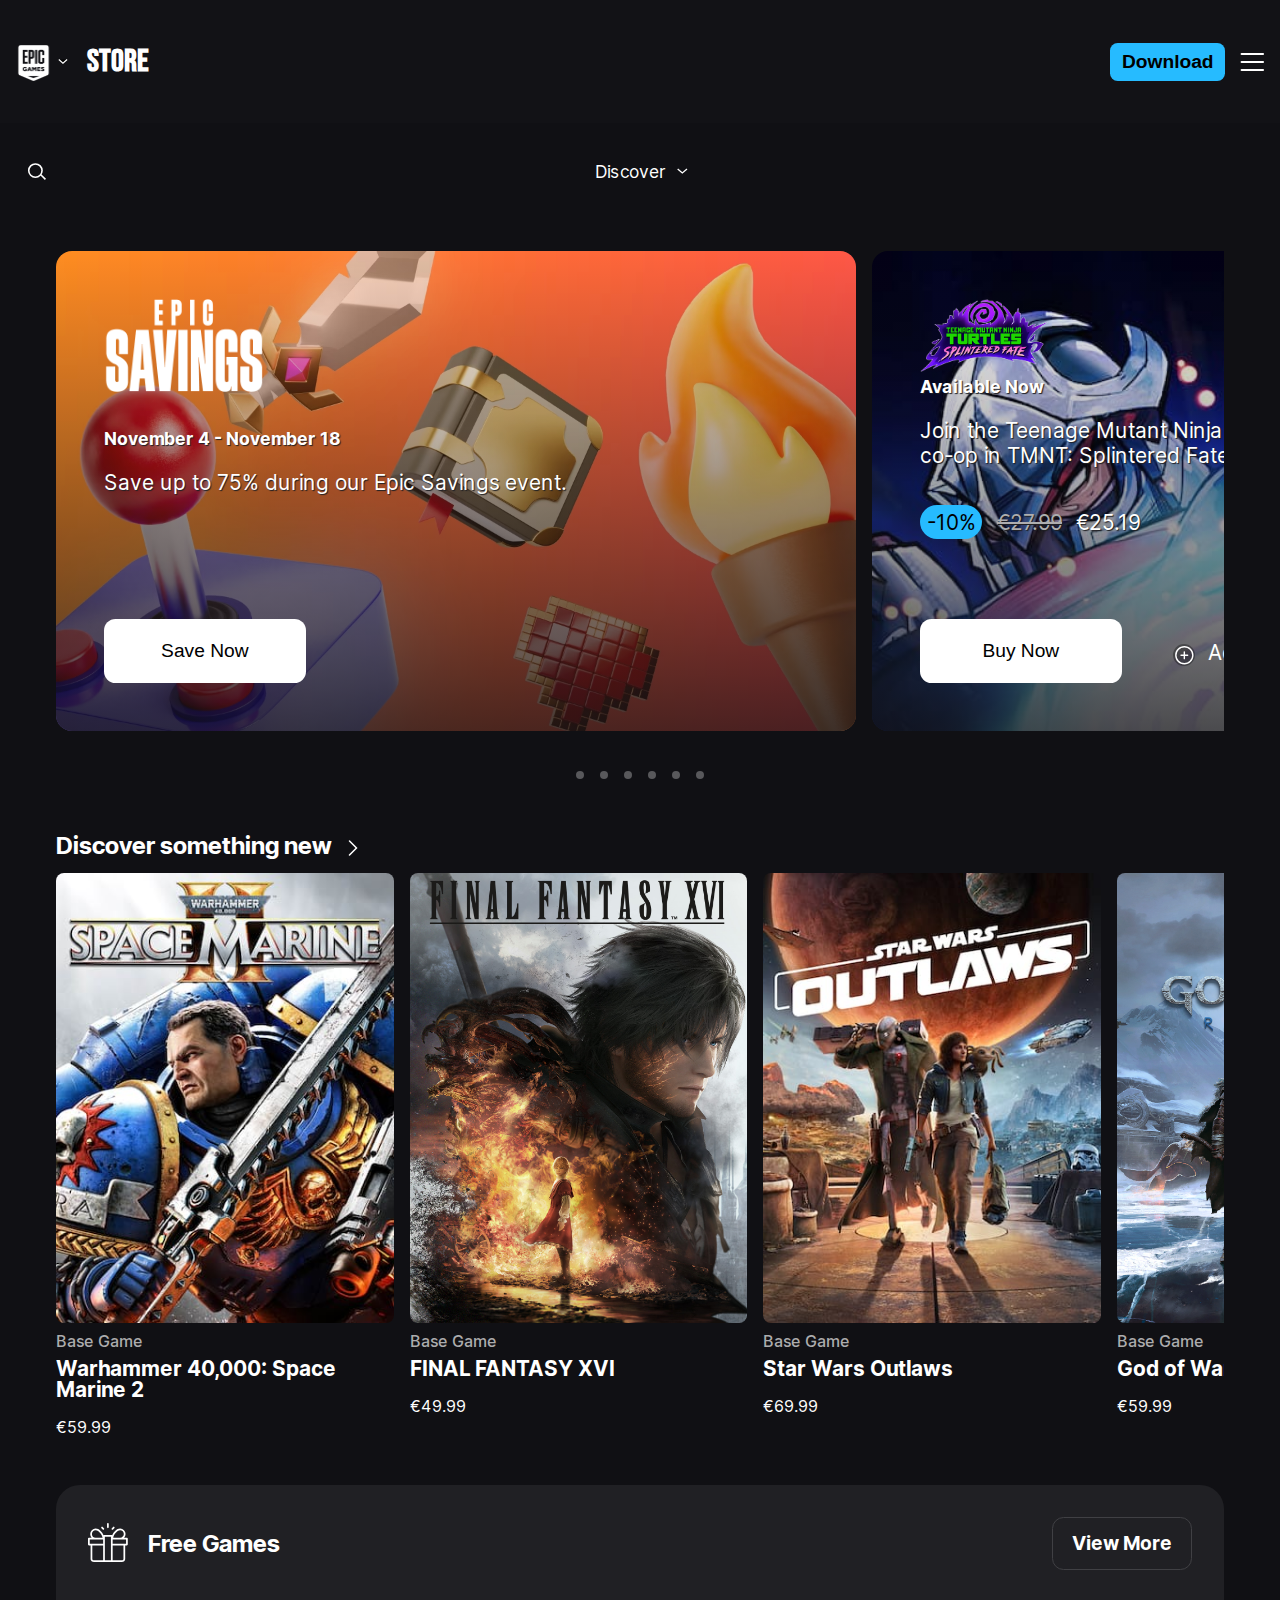
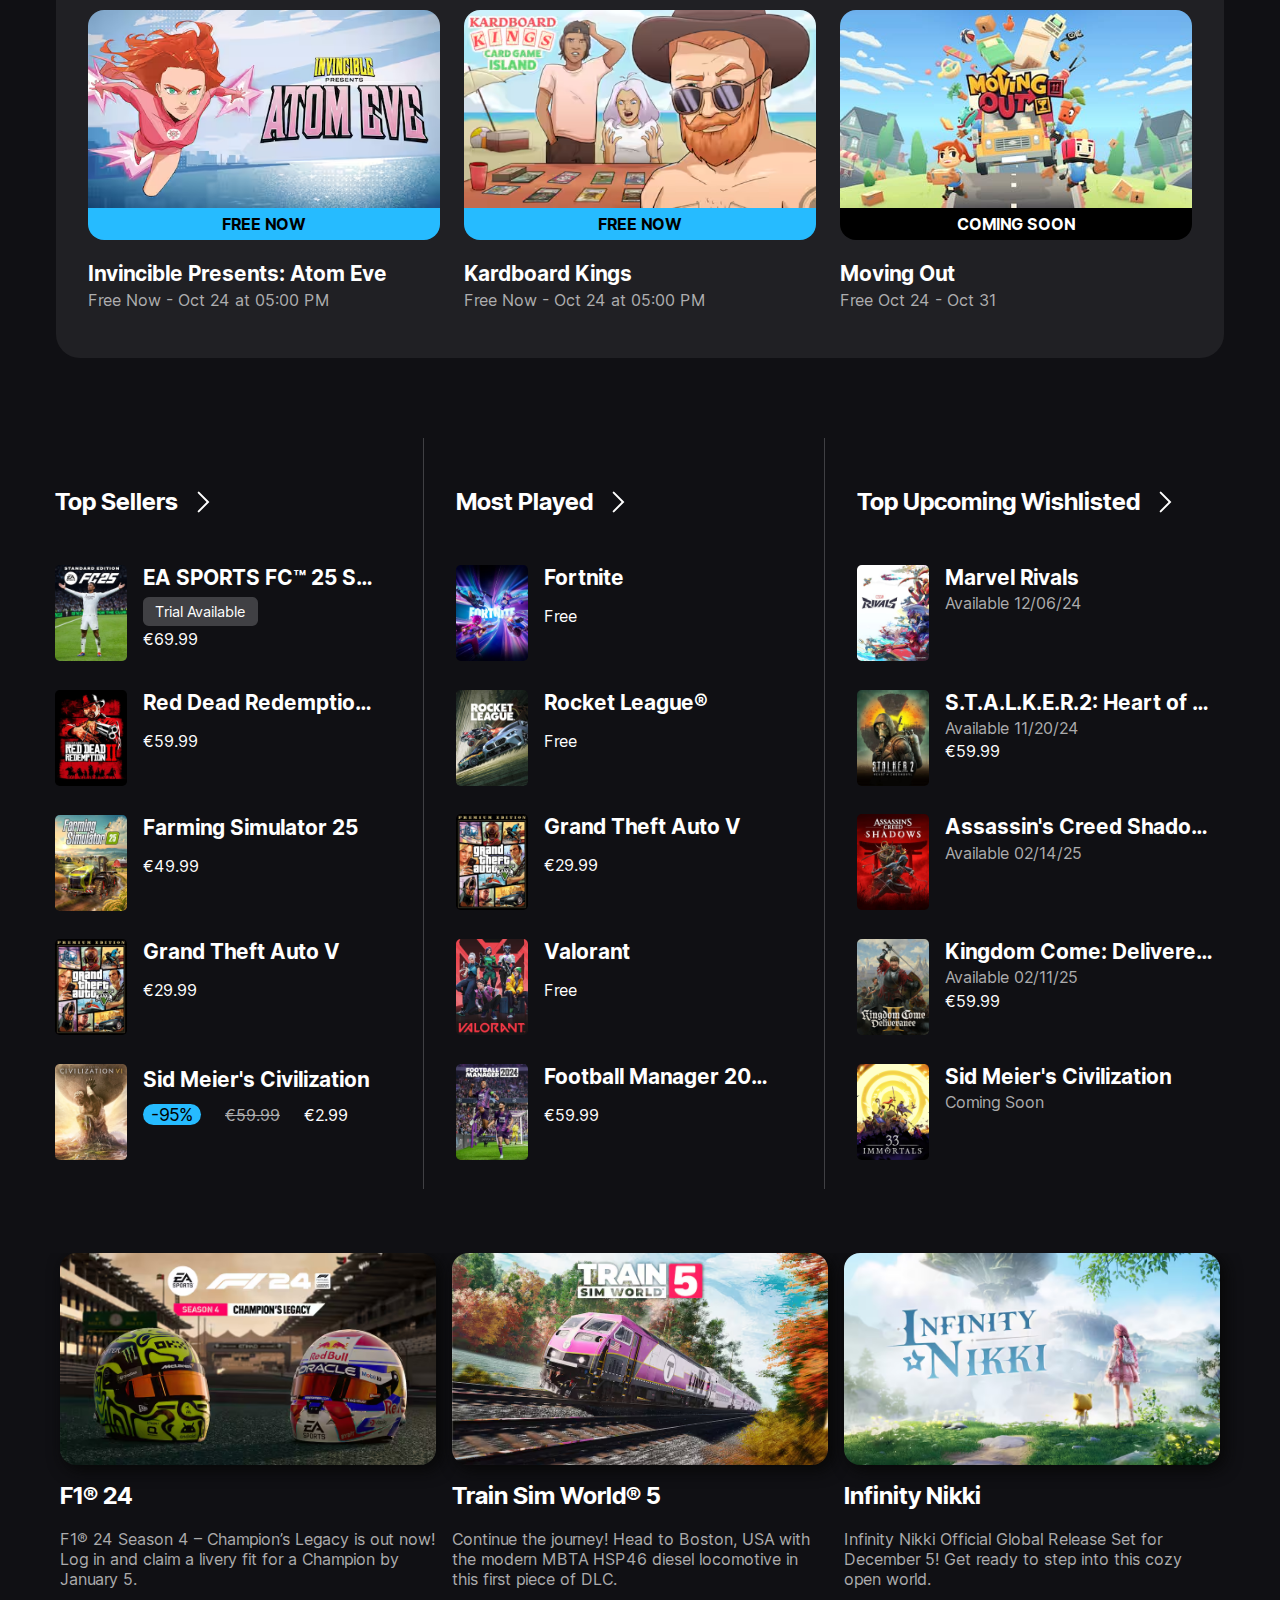
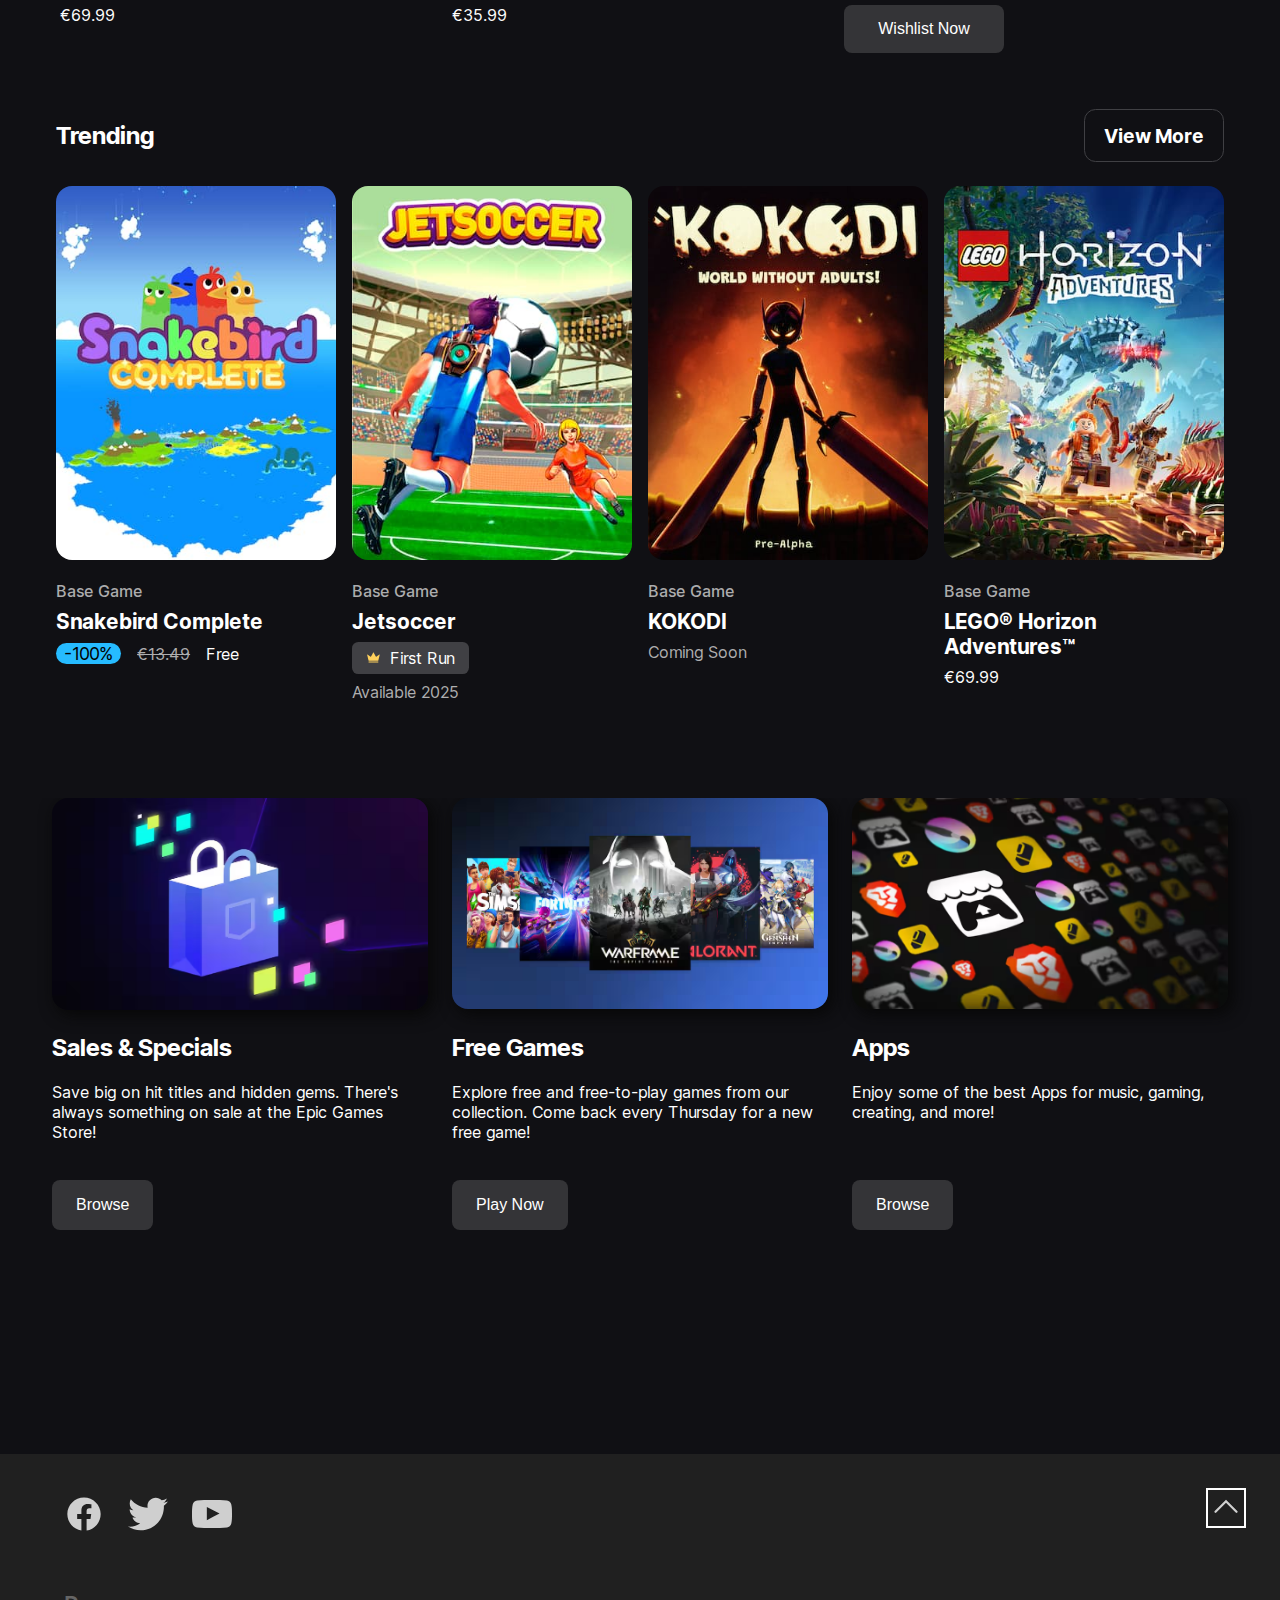
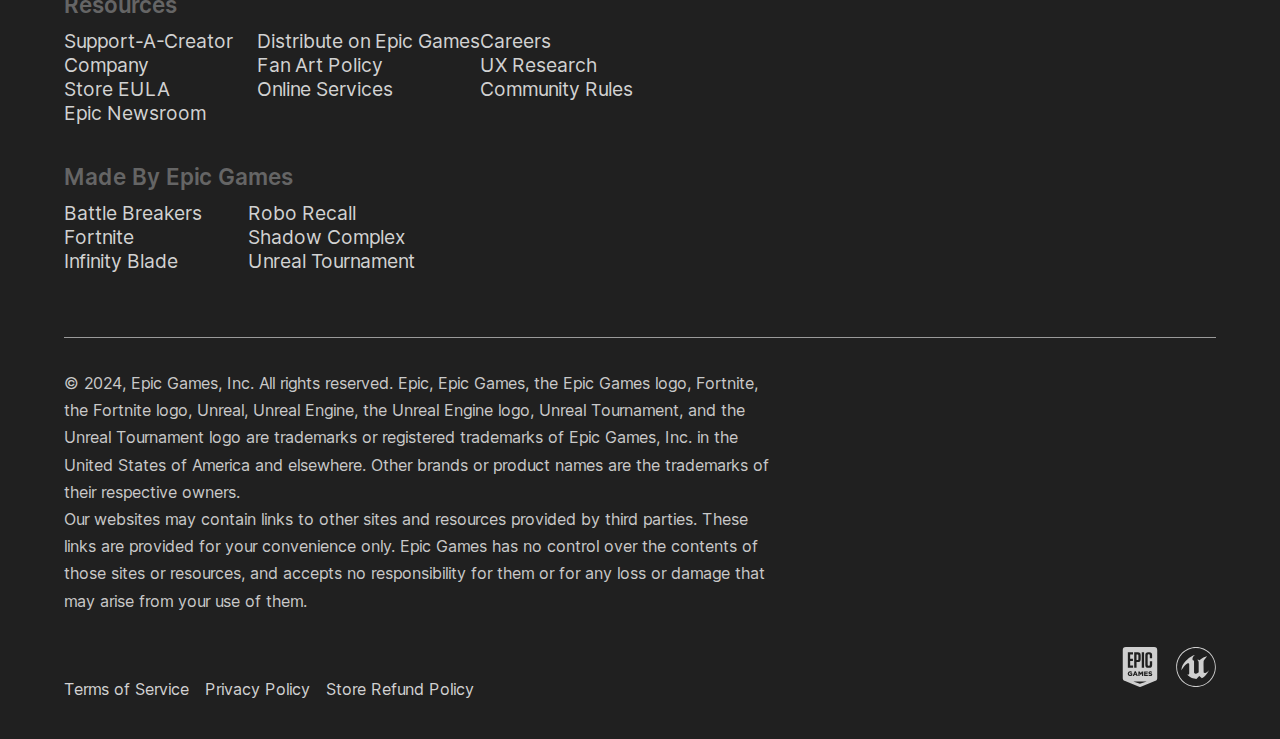
<file: index.html>
<!DOCTYPE html>
<html lang="nl">
  <head>
    <meta charset="UTF-8" />
    <meta name="author" content="Keysha Manucan" />
    <meta name="viewport" content="width=device-width, initial-scale=1" />

    <title>Howdy FED2425</title>

    <link rel="stylesheet" href="styles/base.css" />
    <link rel="stylesheet" href="styles/homepage.css" />
    <link rel="stylesheet" href="styles/header.css" />
    <link rel="stylesheet" href="styles/footer.css">
  </head>

  <body>
    <header>

    <!--Epic games button nav-->
      <button>
        <img src="./images/Epic_games_logo.png" alt="Epic games logo"> <!--Hoe verander je de kleur van een svg?-->
        <svg xmlns="http://www.w3.org/2000/svg" class="svg css-uwwqev" viewBox="0 0 5 9"><path stroke="currentColor" d="M1 1l3 3.5L1 8" fill-rule="evenodd"></path></svg>
      </button>

    <!--Nav button--> 
      <nav>
        <button>
          <img src="./images/Epic_games_logo.png" alt="Epic games logo"> <!--Hoe verander je de kleur van een svg?-->
          <svg xmlns="http://www.w3.org/2000/svg" class="svg css-uwwqev" viewBox="0 0 5 9"><path stroke="currentColor" d="M1 1l3 3.5L1 8" fill-rule="evenodd"></path></svg>
        </button>

        <button>
          <svg viewBox="0 0 24 24" xmlns="http://www.w3.org/2000/svg">
            <path fill-rule="evenodd" d="M4.47 4.47a.75.75 0 0 1 1.06 0L12 10.94l6.47-6.47a.75.75 0 1 1 1.06 1.06L13.06 12l6.47 6.47a.75.75 0 1 1-1.06 1.06L12 13.06l-6.47 6.47a.75.75 0 0 1-1.06-1.06L10.94 12 4.47 5.53a.75.75 0 0 1 0-1.06" clip-rule="evenodd"></path>
          </svg>        
        </button>

        <h2>Epic Games</h2>
        <section>          
          <ul>
            <li><h3>Play</h3></li>
            <li><a href="#">Fortnite</a></li>
            <li><a href="#">Rocket League</a></li>
            <li><a href="#">Fall Guys</a></li>
          </ul>
        </section>

        <section>
          <ul>
            <li><h3>Discover</h3></li>
            <li><a href="#">Epic Games Store</a></li>
            <li><a href="#">Fab</a></li>
            <li><a href="#">Sketchfab</a></li>
            <li><a href="#">Artstation</a></li>
          </ul>
        </section>

        <section>
          <ul>
            <li><h3>Create</h3></li>
            <li><a href="unrealEngine.html">Unreal Engine</a></li>
            <li><a href="#">Create in Fortnite</a></li>
            <li><a href="#">MetaHuman</a></li>
            <li><a href="#">Twinmotion</a></li>
            <li><a href="#">RealityScan</a></li>
          </ul>
        </section>
      </nav>

      <a href="#"><h1>Store</h1></a>

      <button class="download">download</button>

      <!--Hamburger menu-->
      <button>
        <svg xmlns="http://www.w3.org/2000/svg"  viewBox="0 0 50 50" width="50px" height="50px"><path d="M 5 8 A 2.0002 2.0002 0 1 0 5 12 L 45 12 A 2.0002 2.0002 0 1 0 45 8 L 5 8 z M 5 23 A 2.0002 2.0002 0 1 0 5 27 L 45 27 A 2.0002 2.0002 0 1 0 45 23 L 5 23 z M 5 38 A 2.0002 2.0002 0 1 0 5 42 L 45 42 A 2.0002 2.0002 0 1 0 45 38 L 5 38 z"/></svg>
      </button>

      <nav>
        <img src="images/store.svg" alt="Store">
        <button class="download">download</button>

        <!--kruis button-->  
        <button>
          <svg viewBox="0 0 24 24" xmlns="http://www.w3.org/2000/svg">
            <path fill-rule="evenodd" d="M4.47 4.47a.75.75 0 0 1 1.06 0L12 10.94l6.47-6.47a.75.75 0 1 1 1.06 1.06L13.06 12l6.47 6.47a.75.75 0 1 1-1.06 1.06L12 13.06l-6.47 6.47a.75.75 0 0 1-1.06-1.06L10.94 12 4.47 5.53a.75.75 0 0 1 0-1.06" clip-rule="evenodd"></path>
          </svg>        
        </button>

        <!--world button-->
        <button>
          <svg viewBox="-4.8 -4.8 57.60 57.60" xmlns="http://www.w3.org/2000/svg">
            <g stroke-width="0"/>         
            <g stroke-linecap="round" stroke-linejoin="round"/>       
            <g> <path d="M0 0h48v48H0z" fill="none"/> <g> <path d="M24,4C12.954,4,4,12.954,4,24s8.954,20,20,20c11.046,0,20-8.954,20-20S35.046,4,24,4z M31.96,22 c-0.208-5.225-1.223-9.846-2.726-13.103c5.649,1.964,9.861,6.998,10.627,13.103H31.96z M24,39.9 c-1.213-0.955-3.608-5.736-3.954-13.9h7.908C27.608,34.164,25.213,38.945,24,39.9z M20.046,22C20.392,13.836,22.787,9.055,24,8.1 c1.213,0.955,3.608,5.736,3.954,13.9H20.046z M18.766,8.897C17.264,12.154,16.248,16.775,16.04,22H8.139 C8.905,15.896,13.117,10.861,18.766,8.897z M16.04,26c0.208,5.225,1.223,9.846,2.726,13.103C13.117,37.139,8.905,32.104,8.139,26 H16.04z M29.234,39.103c1.502-3.257,2.518-7.878,2.726-13.103h7.902C39.095,32.104,34.883,37.139,29.234,39.103z"/> </g> </g>
            
          </svg>
        </button>

        <button>Sign in</button>

        <ul>
          <li><h2>Menu</h2></li>
          <li><a href="#">Support</a></li>
          <li><a href="#">Distribute</a></li>
        </ul>
      </nav>
    </header>

    <main>
        <nav> 
          <button>
            <svg xmlns="http://www.w3.org/2000/svg" class="svg css-uwwqev" viewBox="0 0 21 20" preserveAspectRatio="xMidYMid meet"><g transform="scale(1 -1) rotate(-45 -11.93502884 -2)" stroke="currentColor" stroke-width="1.65" fill="none" fill-rule="evenodd"><circle cx="7.70710678" cy="7.70710678" r="7"></circle><path d="M15.2071068 8.62132034h5.6923881" stroke-linecap="square"></path></g></svg>
          </button>
  
 
          <button aria-label="arrow">
            <p>Discover</p>
            <svg xmlns="http://www.w3.org/2000/svg" class="svg css-uwwqev" viewBox="0 0 5 9"><path stroke="currentColor" d="M1 1l3 3.5L1 8" fill-rule="evenodd"></path></svg>
          </button>

          <ul>
            <li>
              <a href="#">Discover</a>
            </li>

            <li>
              <a href="#">Browse</a>
            </li>

            <li>
              <a href="#">News</a>
            </li>
          </ul>
        </nav>

      <!--Carousel section 1-->  
      <section>
        <ul>
          <li id="item1">
            <a href="#">
              <img src="./images/Carousel1/Epic_savings_overlay.png" alt="Epic Savings logo overlay">
              <p>November 4 - November 18</p>
              <p>Save up to 75% during our Epic Savings event.</p>
            </a>
            <button>Save Now</button>
          </li>

          <li id="item2">
            <button><svg xmlns="http://www.w3.org/2000/svg" aria-hidden="true" class="eds_5nt5ak0 eds_5nt5ak9 eds_14hl3lj7" viewBox="0 0 24 24"><path d="M12.75 8.5a.75.75 0 0 0-1.5 0v2.75H8.5a.75.75 0 0 0 0 1.5h2.75v2.75a.75.75 0 0 0 1.5 0v-2.75h2.75a.75.75 0 0 0 0-1.5h-2.75z"></path><path d="M12 2.25c-5.385 0-9.75 4.365-9.75 9.75s4.365 9.75 9.75 9.75 9.75-4.365 9.75-9.75S17.385 2.25 12 2.25M3.75 12a8.25 8.25 0 1 1 16.5 0 8.25 8.25 0 0 1-16.5 0" clip-rule="evenodd" fill-rule="evenodd"></path></svg></button>
            <p>Add to Wishlist</p>
            <a href="#">
              <img src="./images/Carousel1/TMNT_overlay.png" alt="Teenage Mutant Ninja Turtles logo overlay">
              <p>Available Now</p>
              <p>Join the Teenage Mutant Ninja Turtles for bodacious co-op in TMNT: Splintered Fate!</p>
              
              <section>
                <p>-10%</p>
  
                <p><s>€27.99</s></p>
                <p>€25.19</p>  
              </section>
            </a>
            <button>Buy Now</button>
          </li>

          <li id="item3">
            <button><svg xmlns="http://www.w3.org/2000/svg" aria-hidden="true" class="eds_5nt5ak0 eds_5nt5ak9 eds_14hl3lj7" viewBox="0 0 24 24"><path d="M12.75 8.5a.75.75 0 0 0-1.5 0v2.75H8.5a.75.75 0 0 0 0 1.5h2.75v2.75a.75.75 0 0 0 1.5 0v-2.75h2.75a.75.75 0 0 0 0-1.5h-2.75z"></path><path d="M12 2.25c-5.385 0-9.75 4.365-9.75 9.75s4.365 9.75 9.75 9.75 9.75-4.365 9.75-9.75S17.385 2.25 12 2.25M3.75 12a8.25 8.25 0 1 1 16.5 0 8.25 8.25 0 0 1-16.5 0" clip-rule="evenodd" fill-rule="evenodd"></path></svg></button>
            <p>Add to Wishlist</p>
            <a href="#">
              <img src="./images/Carousel1/Apex_legend_overlay.png" alt="Apex Legends logo overlay">
              <p>Free Bundle</p>

              <p>Grab the Ash Free Unlock Bundle and drop straight into Apex Legends: From The Rift, for engergetic mayhem and fun</p>
              <p>Free</p>
            </a>
            <button>Play Now</button>
          </li>

          <li id="item4">
            <button><svg xmlns="http://www.w3.org/2000/svg" aria-hidden="true" class="eds_5nt5ak0 eds_5nt5ak9 eds_14hl3lj7" viewBox="0 0 24 24"><path d="M12.75 8.5a.75.75 0 0 0-1.5 0v2.75H8.5a.75.75 0 0 0 0 1.5h2.75v2.75a.75.75 0 0 0 1.5 0v-2.75h2.75a.75.75 0 0 0 0-1.5h-2.75z"></path><path d="M12 2.25c-5.385 0-9.75 4.365-9.75 9.75s4.365 9.75 9.75 9.75 9.75-4.365 9.75-9.75S17.385 2.25 12 2.25M3.75 12a8.25 8.25 0 1 1 16.5 0 8.25 8.25 0 0 1-16.5 0" clip-rule="evenodd" fill-rule="evenodd"></path></svg></button>
            <p>Add to Wishlist</p>
            <a href="#">
              <img src="./images/Carousel1/Path_of_exile_2_overlay.png" alt="Path of Exile 2 logo overlay">
              <p>DEEP DIVE</p>
              <p>Path of Exile 2 ambitiously aims to top the original hit action-RPG in every way. Grinding Gear Games explains how they're making that happen.</p>
            </a>
            <button>READ MORE</button>
          </li>

          <li id="item5">
            <button><svg xmlns="http://www.w3.org/2000/svg" aria-hidden="true" class="eds_5nt5ak0 eds_5nt5ak9 eds_14hl3lj7" viewBox="0 0 24 24"><path d="M12.75 8.5a.75.75 0 0 0-1.5 0v2.75H8.5a.75.75 0 0 0 0 1.5h2.75v2.75a.75.75 0 0 0 1.5 0v-2.75h2.75a.75.75 0 0 0 0-1.5h-2.75z"></path><path d="M12 2.25c-5.385 0-9.75 4.365-9.75 9.75s4.365 9.75 9.75 9.75 9.75-4.365 9.75-9.75S17.385 2.25 12 2.25M3.75 12a8.25 8.25 0 1 1 16.5 0 8.25 8.25 0 0 1-16.5 0" clip-rule="evenodd" fill-rule="evenodd"></path></svg></button>
            <p>Add to Wishlist</p>
            <a href="#">
              <img src="./images/Carousel1/ZZZ_overlay.png" alt="Zenless Zone Zero logo overlay">

              <p>New Update</p>
              <p>Version 1.3 "Virtual Revenge" Out Now!</p>
              <p>Free</p>
            </a>
            <button>Play Now</button>
          </li>

          <li id="item6">
            <button><svg xmlns="http://www.w3.org/2000/svg" aria-hidden="true" class="eds_5nt5ak0 eds_5nt5ak9 eds_14hl3lj7" viewBox="0 0 24 24"><path d="M12.75 8.5a.75.75 0 0 0-1.5 0v2.75H8.5a.75.75 0 0 0 0 1.5h2.75v2.75a.75.75 0 0 0 1.5 0v-2.75h2.75a.75.75 0 0 0 0-1.5h-2.75z"></path><path d="M12 2.25c-5.385 0-9.75 4.365-9.75 9.75s4.365 9.75 9.75 9.75 9.75-4.365 9.75-9.75S17.385 2.25 12 2.25M3.75 12a8.25 8.25 0 1 1 16.5 0 8.25 8.25 0 0 1-16.5 0" clip-rule="evenodd" fill-rule="evenodd"></path></svg></button>
            <p>Add to Wishlist</p>
            <a href="#">
              <img src="./images/Carousel1/Planet_coaster_2_overlay.png" alt="Planet Coaster 2 logo overlay">

              <p>Now Available</p>
              <p>Create a splash with Planet Coaster 2 - sequal to the world's best coaster park simulator!</p>
              <p>€49.99</p>
            </a>
            <button>Get Now</button>
          </li>
        </ul>

        <ul>
          <li><a href="#item1"></a></li>
          <li><a href="#item2"></a></li>
          <li><a href="#item3"></a></li>
          <li><a href="#item4"></a></li>
          <li><a href="#item5"></a></li>
          <li><a href="#item6"></a></li>
        </ul>  
      </section>
      
      
      
      <!--Discover something new section 2-->
      <section>
        <a href="#">
          <h2>Discover something new</h2>
          <svg xmlns="http://www.w3.org/2000/svg" aria-hidden="true" class="eds_5nt5ak0 eds_5nt5aka css-1y8mdod" viewBox="0 0 24 24"><path d="M8.97 4.47a.75.75 0 0 1 1.06 0L17.56 12l-7.53 7.53a.75.75 0 1 1-1.06-1.06L15.44 12 8.97 5.53a.75.75 0 0 1 0-1.06" clip-rule="evenodd" fill-rule="evenodd"></path></svg>
        </a>

        <ul>
          <li>
            <a href="#">
              <img src="./images/Discover_something_new/Warhammer_space_marine.jpeg" alt="Warhammer 40.000 Space marine 2">
              <h3>Warhammer 40,000: Space Marine 2</h3>
              <h4>Base Game</h4>
              <p>€59.99</p>
            </a>
          </li>

          <li>
            <a href="#">
              <img src="./images/Discover_something_new/Final_fantasy.jpg" alt="Final Fantasy XVI">
              <h3>FINAL FANTASY XVI</h3>
              <h4>Base Game</h4>
              <p>€49.99</p>
            </a>
          </li>

          <li>
            <a href="#">
              <img src="./images/Discover_something_new/Starwars_outlaws.jpeg" alt="Star wars outlaws">
              <h3>Star Wars Outlaws</h3>
              <h4>Base Game</h4>
              <p>€69.99</p>
            </a>
          </li>
          
          <li>
            <a href="#">
              <img src="./images/Discover_something_new/GodOfWar_ragnarok.jpg" alt="God of war ragnarök">
              <h3>God of War Ragnarök</h3>
              <h4>Base Game</h4>
              <p>€59.99</p>
            </a>
          </li>

          <li>
            <a href="#">
              <img src="./images/Discover_something_new/Wild_bastards.jpg" alt="Wild bastards">
              <h3>Wild Bastards</h3>
              <h4>Base Game</h4>
              <p>€31.39</p>
            </a>
          </li>

          <li>
            <a href="#">
              <img src="./images/Discover_something_new/Monsterjam_showdown.jpeg" alt="Monster jam showdown">
              <h3>Monster Jam Showdown</h3>
              <h4>Base Game</h4>
              <p>€49,99</p>
            </a>
          </li>
        </ul>
      </section>

      <!--Free games section 3-->
      <section>
        <article>
          <svg xmlns="http://www.w3.org/2000/svg" aria-hidden="true" class="svg css-uwwqev" viewBox="0 0 32 32"><g fill-rule="evenodd"><path d="M30.443 16.605H19.72v-3.46h10.724v3.46zm-2.075 12.308c0 .397-.576.838-1.402.838h-7.247V17.99h8.648v10.924zm-14.876.838h4.843v-18.68h-4.843v18.68zm-10.033-.838V17.99h8.649v11.762H4.861c-.826 0-1.402-.441-1.402-.838zM1.384 13.146h10.724v3.46H1.384v-3.46zm1.773-4.324c0-1.622 1.319-2.94 2.94-2.94 2.752 0 5.093 3.78 5.575 5.88H6.097a2.944 2.944 0 0 1-2.94-2.94zm22.573-2.94c1.621 0 2.94 1.318 2.94 2.94 0 1.621-1.319 2.94-2.94 2.94h-5.574c.481-2.1 2.822-5.88 5.574-5.88zm5.405 5.88h-2.244a4.304 4.304 0 0 0 1.163-2.94 4.329 4.329 0 0 0-4.324-4.325c-2.89 0-5.227 2.813-6.341 5.294a.686.686 0 0 0-.362-.105H12.8a.686.686 0 0 0-.362.105c-1.114-2.481-3.45-5.294-6.34-5.294a4.329 4.329 0 0 0-4.325 4.325c0 1.136.444 2.168 1.163 2.94H.692a.692.692 0 0 0-.692.692v4.843c0 .382.31.692.692.692h1.384v10.924c0 1.246 1.223 2.222 2.785 2.222h22.105c1.562 0 2.785-.976 2.785-2.222V17.99h1.384c.382 0 .692-.31.692-.692v-4.843a.692.692 0 0 0-.692-.692zM15.914 4.151c.381 0 .691-.31.691-.692V.692a.692.692 0 0 0-1.383 0v2.767c0 .382.31.692.692.692"></path><path d="M19.546 5.362a.69.69 0 0 0 .49-.203l1.037-1.037a.692.692 0 1 0-.978-.979l-1.038 1.038a.692.692 0 0 0 .489 1.181M11.792 5.16a.69.69 0 0 0 .978 0 .692.692 0 0 0 0-.979l-1.038-1.038a.692.692 0 1 0-.978.979l1.038 1.037z"></path></g></svg>
          <h2>Free Games</h2>
          <a href="#">View More</a>  
        </article>

        <section>
          <article>
            <a href="#">
              <img src="./images/Free_games/atom_eve.png" alt="Invincible Presents: Atom Eve">
              <p>Free Now</p>
            </a>
  
            <h3>Invincible Presents: Atom Eve </h3>
            <p>Free Now - Oct 24 at 05:00 PM</p>
          </article>
  
          <article>
            <a href="#">
              <img src="./images/Free_games/kardboard_kings.png" alt="Kardboard kings Card Game Island">
              <p>Free now</p>
            </a>
  
            <h3>Kardboard Kings</h3>
            <p>Free Now - Oct 24 at 05:00 PM</p>
          </article>
  
          <article>
            <a href="#">
              <img src="./images/Free_games/moving_out.jpg" alt="Moving out">
              <p>Coming soon</p>
            </a>
  
            <h3>Moving Out</h3>
            <p>Free Oct 24 - Oct 31</p>
          </article>  
        </section>
      </section>


      <!--Tabel games section 4-->
      <section>
        <ul id="tab1">
          <li>
            <a href="#">
              <h2>Top Sellers</h2>
              <svg xmlns="http://www.w3.org/2000/svg" aria-hidden="true" class="eds_5nt5ak0 eds_5nt5aka css-1y8mdod" viewBox="0 0 24 24"><path d="M8.97 4.47a.75.75 0 0 1 1.06 0L17.56 12l-7.53 7.53a.75.75 0 1 1-1.06-1.06L15.44 12 8.97 5.53a.75.75 0 0 1 0-1.06" clip-rule="evenodd" fill-rule="evenodd"></path></svg>
            </a>
          </li>
          <li>
            <a href="#">
              <img src="./images/Top_sellers/EA_sports.jpeg" alt="EA sports FC25">
              <article>
                <h3>EA SPORTS FC™ 25 Standard Edition</h3>
                <aside>Trial Available</aside>
                <p>€69.99</p>
              </article>
            </a>
          </li>

          <li>
            <a href="#">
              <img src="./images/Top_sellers/Red_dead_redemption.jpg" alt="Red Dead Redemption 2">
              <article>
                <h3>Red Dead Redemption 2</h3>
                <p>€59.99</p>
              </article>
            </a>
          </li>

          <li>
            <a href="#">
              <img src="./images/Top_sellers/Farming_simulator25.jpg" alt="Farming Simulator 25">
              <article>
                <h3>Farming Simulator 25</h3>
                <p>€49.99</p>
              </article>
            </a>
          </li>

          <li>
            <a href="#">
              <img src="./images/Top_sellers/GTAV.jpg" alt="Grand Theft Auto 5">
              <article>
                <h3>Grand Theft Auto V</h3>
                <p>€29.99</p>
              </article>
            </a>
          </li>

          <li>
            <a href="#">
              <img src="./images/Top_sellers/Sid_Meier's_Civilization.jpg" alt="Sid Meier's Civilization">
              <article>
                <h3>Sid Meier's Civilization</h3>
                <p>-95%</p>
                <p><s>€59.99</s></p>
                <p>€2.99</p>
              </article>
            </a>
          </li>
        </ul>

        <ul id="tab2">
          <li>
            <a href="#">
              <h2>Most Played</h2>
              <svg xmlns="http://www.w3.org/2000/svg" aria-hidden="true" class="eds_5nt5ak0 eds_5nt5aka css-1y8mdod" viewBox="0 0 24 24"><path d="M8.97 4.47a.75.75 0 0 1 1.06 0L17.56 12l-7.53 7.53a.75.75 0 1 1-1.06-1.06L15.44 12 8.97 5.53a.75.75 0 0 1 0-1.06" clip-rule="evenodd" fill-rule="evenodd"></path></svg>
            </a>
          </li>
          <li>
            <a href="#">
              <img src="./images/Most_played/Fortnite.jpeg" alt="Fortnite">
              <article>
                <h3>Fortnite</h3>
                <p>Free</p>
              </article>
            </a>
          </li>

          <li>
            <a href="#">
              <img src="./images/Most_played/RocketLeague.jpeg" alt="Rocket League">
              <article>
                <h3>Rocket League®</h3>
                <p>Free</p>
              </article>
            </a>
          </li>

          <li>
            <a href="#">
              <img src="./images/Top_sellers/GTAV.jpg" alt="Grand Theft Auto 5">
              <article>
                <h3>Grand Theft Auto V</h3>
                <p>€29.99</p>
              </article>
            </a>
          </li>

          <li>
            <a href="#">
              <img src="./images/Most_played/Valorant.jpeg" alt="Valorant">
              <article>
                <h3>Valorant</h3>
                <p>Free</p>
              </article>
            </a>
          </li>

          <li>
            <a href="#">
              <img src="./images/Most_played/FootballManager.jpeg" alt="Football Manager 2024">
              <article>
                <h3>Football Manager 2024</h3>
                <p>€59.99</p>
              </article>
            </a>
          </li>
        </ul>

        <ul id="tab3">
          <li>
            <a href="#">
              <h2>Top Upcoming Wishlisted</h2>
              <svg xmlns="http://www.w3.org/2000/svg" aria-hidden="true" class="eds_5nt5ak0 eds_5nt5aka css-1y8mdod" viewBox="0 0 24 24"><path d="M8.97 4.47a.75.75 0 0 1 1.06 0L17.56 12l-7.53 7.53a.75.75 0 1 1-1.06-1.06L15.44 12 8.97 5.53a.75.75 0 0 1 0-1.06" clip-rule="evenodd" fill-rule="evenodd"></path></svg>
            </a>
          </li>
          <li>
            <a href="#">
              <img src="./images/Top_upcoming_wishlisted/MarvelRivals.png" alt="Marvel Rivals">
              <article>
                <h3>Marvel Rivals</h3>
                <p>Available 12/06/24</p>
              </article>
            </a>
          </li>

          <li>
            <a href="#">
              <img src="./images/Top_upcoming_wishlisted/Stalker2.jpeg" alt="Stalker 2: Heart of Chornobyl">
              <article>
                <h3>S.T.A.L.K.E.R.2: Heart of Chornobyl</h3>
                <p>Available 11/20/24</p>
                <p>€59.99</p>
              </article>
            </a>
          </li>

          <li>
            <a href="#">
              <img src="./images/Top_upcoming_wishlisted/AssassinsCreedShadows.jpeg" alt="Assassin's Creed Shadows">
              <article>
                <h3>Assassin's Creed Shadows</h3>
                <p>Available 02/14/25</p>
              </article>
            </a>
          </li>

          <li>
            <a href="#">
              <img src="./images/Top_upcoming_wishlisted/KingdomCome.png" alt="Kingdom Come Deliverence 2">
              <article>
                <h3>Kingdom Come: Deliverence II</h3>
                <p>Available 02/11/25</p>
                <p>€59.99</p>
              </article>
            </a>
          </li>

          <li>
            <a href="#">
              <img src="./images/Top_upcoming_wishlisted/33Immortals.png" alt="33 Immortals">
              <article>
                <h3>Sid Meier's Civilization</h3>
                <p>Coming Soon</p>
              </article>
            </a>
          </li>
        </ul>
      </section>

      <ul>
        <li><a href="#tab1"></a></li>
        <li><a href="#tab2"></a></li>
        <li><a href="#tab3"></a></li>
      </ul>

      <!--Carousel 2 section 5-->
      <section>
        <ul>
          <li id="F1">
            <a href="#">
              <img src="./images/Carousel2/formule1.avif" alt="F1 24">
              <button><svg xmlns="http://www.w3.org/2000/svg" aria-hidden="true" class="eds_5nt5ak0 eds_5nt5ak9 eds_14hl3lj7" viewBox="0 0 24 24"><path d="M12.75 8.5a.75.75 0 0 0-1.5 0v2.75H8.5a.75.75 0 0 0 0 1.5h2.75v2.75a.75.75 0 0 0 1.5 0v-2.75h2.75a.75.75 0 0 0 0-1.5h-2.75z"></path><path d="M12 2.25c-5.385 0-9.75 4.365-9.75 9.75s4.365 9.75 9.75 9.75 9.75-4.365 9.75-9.75S17.385 2.25 12 2.25M3.75 12a8.25 8.25 0 1 1 16.5 0 8.25 8.25 0 0 1-16.5 0" clip-rule="evenodd" fill-rule="evenodd"></path></svg></button>
              <article>
                <h2>F1® 24</h2>
                <p>F1® 24 Season 4 – Champion’s Legacy is out now! Log in and claim a livery fit for a Champion by January 5.</p>
                <p>€69.99</p>
              </article>
            </a>
          </li>

          <li id="Train_sim">
            <a href="#">
              <img src="./images/Carousel2/TrainSimWorld.avif" alt="Train Sim World 5">
              <button><svg xmlns="http://www.w3.org/2000/svg" aria-hidden="true" class="eds_5nt5ak0 eds_5nt5ak9 eds_14hl3lj7" viewBox="0 0 24 24"><path d="M12.75 8.5a.75.75 0 0 0-1.5 0v2.75H8.5a.75.75 0 0 0 0 1.5h2.75v2.75a.75.75 0 0 0 1.5 0v-2.75h2.75a.75.75 0 0 0 0-1.5h-2.75z"></path><path d="M12 2.25c-5.385 0-9.75 4.365-9.75 9.75s4.365 9.75 9.75 9.75 9.75-4.365 9.75-9.75S17.385 2.25 12 2.25M3.75 12a8.25 8.25 0 1 1 16.5 0 8.25 8.25 0 0 1-16.5 0" clip-rule="evenodd" fill-rule="evenodd"></path></svg></button>
              <article>
                <h2>Train Sim World® 5</h2>
                <p>Continue the journey! Head to Boston, USA with the modern MBTA HSP46 diesel locomotive in this first piece of DLC.</p>
                <p>€35.99</p>
              </article>
            </a>
          </li>

          <li id="IN">
            <a href="#">
              <img src="./images/Carousel2/InfinityNikki.avif" alt="Infinity Nikki">
              <button><svg xmlns="http://www.w3.org/2000/svg" aria-hidden="true" class="eds_5nt5ak0 eds_5nt5ak9 eds_14hl3lj7" viewBox="0 0 24 24"><path d="M12.75 8.5a.75.75 0 0 0-1.5 0v2.75H8.5a.75.75 0 0 0 0 1.5h2.75v2.75a.75.75 0 0 0 1.5 0v-2.75h2.75a.75.75 0 0 0 0-1.5h-2.75z"></path><path d="M12 2.25c-5.385 0-9.75 4.365-9.75 9.75s4.365 9.75 9.75 9.75 9.75-4.365 9.75-9.75S17.385 2.25 12 2.25M3.75 12a8.25 8.25 0 1 1 16.5 0 8.25 8.25 0 0 1-16.5 0" clip-rule="evenodd" fill-rule="evenodd"></path></svg></button>
              <article>
                <h2>Infinity Nikki</h2>
                <p>Infinity Nikki Official Global Release Set for December 5! Get ready to step into this cozy open world.</p>
                <button>Wishlist Now</button>
              </article>
            </a>
          </li>
        </ul>

        <ul>
          <li><a href="#F1"></a></li>
          <li><a href="#Train_sim"></a></li>
          <li><a href="#IN"></a></li>
        </ul>
      </section> 
      

      <!--Trending section 6-->
      <section>
        <article>
          <h2>Trending</h2>
          <a href="#">View More</a>
        </article>

        <section>
          <article>
            <a href="#">
              <img src="./images/Trending/Snakebird.jpg" alt="Snakebird">
              <h3>Snakebird Complete</h3>
              <h4>Base Game</h4>
  
              <p>-100%</p>
              <p><s>€13.49</s></p>
              <p>Free</p>
            </a>
          </article>
  
          <article>
            <a href="#">
              <img src="./images/Trending/Jetsoccer.png" alt="Jetsoccer">
              <h3>Jetsoccer</h3>
              <h4>Base Game</h4>
  
              <aside>
                <svg viewBox="0 0 14 14" fill="none" xmlns="http://www.w3.org/2000/svg">
                  <path d="M6.3602 2.0818C6.4185 1.97273 6.58139 1.97273 6.6397 2.0818L8.70321 5.94205C8.7474 6.0247 8.85857 6.04959 8.93649 5.99428L11.7492 3.99743C11.8662 3.91436 12.0281 4.01539 11.9958 4.15134L10.7776 9.28015C10.7614 9.34853 10.6978 9.39706 10.6246 9.39706H2.3754C2.30211 9.39706 2.23858 9.34853 2.22233 9.28014L1.00418 4.15134C0.971887 4.01539 1.13376 3.91436 1.25077 3.99743L4.06348 5.99427C4.1414 6.04959 4.25258 6.0247 4.29676 5.94205L6.3602 2.0818Z" fill="#FFD15C"/>
                  <path d="M2.40753 10.1564H10.5933C10.68 10.1564 10.7503 10.2236 10.7503 10.3066L10.7503 10.8498C10.7503 10.9328 10.68 11 10.5933 11H2.40754C2.32085 11 2.25057 10.9328 2.25057 10.8498L2.25056 10.3066C2.25056 10.2236 2.32084 10.1564 2.40753 10.1564Z" fill="#FFD15C"/>
              </svg>
              First Run
              </aside>
              <p>Available 2025</p>
            </a>
          </article>
  
          <article>
            <a href="#">
              <img src="./images/Trending/Kokodi.jpg" alt="Kokodi">
              <h3>KOKODI</h3>
              <h4>Base Game</h4>
              <p>Coming Soon</p>
            </a>
          </article>
  
          <article>
            <a href="#">
              <img src="./images/Trending/LEGO_Horizon.jpeg" alt="Lego Horizon Adventures">
              <h3>LEGO® Horizon Adventures™</h3>
              <h4>Base Game</h4>
              <p>€69.99</p>
            </a>
          </article>
        </section>
      </section>

      <!--Carousel 3 Section 7-->
      <section>
        <ul>
          <li id="Sales">
            <a href="#">
              <img src="./images/Carousel3/Sales.avif" alt="Sales & Specials">
              <h2>Sales & Specials</h2>
              <p>Save big on hit titles and hidden gems. There's always something on sale at the Epic Games Store!</p>
              <button>Browse</button>
            </a>
          </li>
  
          <li id="Free">
            <a href="#">
              <img src="./images/Carousel3/FreeGames.avif" alt="Free Games">
              <h2>Free Games</h2>
              <p>Explore free and free-to-play games from our collection. Come back every Thursday for a new free game!</p>
              <button>Play Now</button>
            </a>
          </li>
  
          <li id="Apps">
            <a href="#">
              <img src="./images/Carousel3/Apps.avif" alt="Apps">
              <h2>Apps</h2>
              <p>Enjoy some of the best Apps for music, gaming, creating, and more!</p>
              <button>Browse</button>
            </a>
          </li>  
        </ul>

        <ul>
          <li><a href="#Sales"></a></li>
          <li><a href="#Free"></a></li>
          <li><a href="#Apps"></a></li>
        </ul>
      </section>
    </main>

    <footer>
      <ul>
        <li>
          <a href="#"><svg viewBox="0 0 24 24" xmlns="http://www.w3.org/2000/svg"><g id="SVGRepo_bgCarrier" stroke-width="0"/><g id="SVGRepo_tracerCarrier" stroke-linecap="round" stroke-linejoin="round"/><g id="SVGRepo_iconCarrier"><path d="M12 2.03998C6.5 2.03998 2 6.52998 2 12.06C2 17.06 5.66 21.21 10.44 21.96V14.96H7.9V12.06H10.44V9.84998C10.44 7.33998 11.93 5.95998 14.22 5.95998C15.31 5.95998 16.45 6.14998 16.45 6.14998V8.61998H15.19C13.95 8.61998 13.56 9.38998 13.56 10.18V12.06H16.34L15.89 14.96H13.56V21.96C15.9164 21.5878 18.0622 20.3855 19.6099 18.57C21.1576 16.7546 22.0054 14.4456 22 12.06C22 6.52998 17.5 2.03998 12 2.03998Z"/></g></svg></a>
        </li>

        <li>
          <a href="#"><svg version="1.1" xmlns="http://www.w3.org/2000/svg" xmlns:xlink="http://www.w3.org/1999/xlink" viewBox="0 0 512 512" xml:space="preserve"><g id="SVGRepo_bgCarrier" stroke-width="0"/><g id="SVGRepo_tracerCarrier" stroke-linecap="round" stroke-linejoin="round"/><g id="SVGRepo_iconCarrier"> <g id="7935ec95c421cee6d86eb22ecd12f847"> <path style="display: inline;" d="M459.186,151.787c0.203,4.501,0.305,9.023,0.305,13.565 c0,138.542-105.461,298.285-298.274,298.285c-59.209,0-114.322-17.357-160.716-47.104c8.212,0.973,16.546,1.47,25.012,1.47 c49.121,0,94.318-16.759,130.209-44.884c-45.887-0.841-84.596-31.154-97.938-72.804c6.408,1.227,12.968,1.886,19.73,1.886 c9.55,0,18.816-1.287,27.617-3.68c-47.955-9.633-84.1-52.001-84.1-102.795c0-0.446,0-0.882,0.011-1.318 c14.133,7.847,30.294,12.562,47.488,13.109c-28.134-18.796-46.637-50.885-46.637-87.262c0-19.212,5.16-37.218,14.193-52.7 c51.707,63.426,128.941,105.156,216.072,109.536c-1.784-7.675-2.718-15.674-2.718-23.896c0-57.891,46.941-104.832,104.832-104.832 c30.173,0,57.404,12.734,76.525,33.102c23.887-4.694,46.313-13.423,66.569-25.438c-7.827,24.485-24.434,45.025-46.089,58.002 c21.209-2.535,41.426-8.171,60.222-16.505C497.448,118.542,479.666,137.004,459.186,151.787z"> </path> </g> </g></svg></a>
        </li>

        <li>
          <a href="#"><svg version="1.1" id="Capa_1" xmlns="http://www.w3.org/2000/svg" xmlns:xlink="http://www.w3.org/1999/xlink" viewBox="0 0 96.875 96.875" xml:space="preserve"><g id="SVGRepo_bgCarrier" stroke-width="0"/><g id="SVGRepo_tracerCarrier" stroke-linecap="round" stroke-linejoin="round"/><g id="SVGRepo_iconCarrier"> <g> <path d="M95.201,25.538c-1.186-5.152-5.4-8.953-10.473-9.52c-12.013-1.341-24.172-1.348-36.275-1.341 c-12.105-0.007-24.266,0-36.279,1.341c-5.07,0.567-9.281,4.368-10.467,9.52C0.019,32.875,0,40.884,0,48.438 C0,55.992,0,64,1.688,71.336c1.184,5.151,5.396,8.952,10.469,9.52c12.012,1.342,24.172,1.349,36.277,1.342 c12.107,0.007,24.264,0,36.275-1.342c5.07-0.567,9.285-4.368,10.471-9.52c1.689-7.337,1.695-15.345,1.695-22.898 C96.875,40.884,96.889,32.875,95.201,25.538z M35.936,63.474c0-10.716,0-21.32,0-32.037c10.267,5.357,20.466,10.678,30.798,16.068 C56.434,52.847,46.23,58.136,35.936,63.474z"/> </g> </g></svg></a>
        </li>
      </ul>

      <a href="index.html"><svg xmlns="http://www.w3.org/2000/svg" aria-hidden="true" class="eds_5nt5ak0 eds_5nt5aka css-1y8mdod" width="24" height="24" viewBox="0 0 24 24"><path d="M8.97 4.47a.75.75 0 0 1 1.06 0L17.56 12l-7.53 7.53a.75.75 0 1 1-1.06-1.06L15.44 12 8.97 5.53a.75.75 0 0 1 0-1.06" clip-rule="evenodd" fill-rule="evenodd"></path></svg></a>

      <nav>
        <h5>Resources</h5>
        <ul>
          <li><a href="#">Support-A-Creator</a></li>
          <li><a href="#">Distribute on Epic Games</a></li>
          <li><a href="#">Careers</a></li>
          <li><a href="#">Company</a></li>
          <li><a href="#">Fan Art Policy</a></li>
          <li><a href="#">UX Research</a></li>
          <li><a href="#">Store EULA</a></li>
          <li><a href="#">Online Services</a></li>
          <li><a href="#">Community Rules</a></li>
          <li><a href="#">Epic Newsroom</a></li>
        </ul>
      </nav>

      <nav>
        <h5>Made By Epic Games</h5>
        <ul>
          <li><a href="#">Battle Breakers</a></li>
          <li><a href="#">Robo Recall</a></li>
          <li><a href="#">Fortnite</a></li>
          <li><a href="#">Shadow Complex</a></li>
          <li><a href="#">Infinity Blade</a></li>
          <li><a href="#">Unreal Tournament</a></li>
        </ul>
      </nav>

      <!--Break lijn-->
      <hr>

      <p>© 2024, Epic Games, Inc. All rights reserved. Epic, Epic Games, the Epic Games logo, Fortnite, the Fortnite logo, Unreal, Unreal Engine, the Unreal Engine logo, Unreal Tournament, and the Unreal Tournament logo are trademarks or registered trademarks of Epic Games, Inc. in the United States of America and elsewhere. Other brands or product names are the trademarks of their respective owners. </p>
      <p>Our websites may contain links to other sites and resources provided by third parties. These links are provided for your convenience only. Epic Games has no control over the contents of those sites or resources, and accepts no responsibility for them or for any loss or damage that may arise from your use of them.</p>
      
      <section>
        <ul>
          <li><a href="#">Terms of Service</a></li>
          <li><a href="#">Privacy Policy</a></li>
          <li><a href="#">Store Refund Policy</a></li>
        </ul>
  
        <ul>
          <li>
            <a href="#">
              <svg viewBox="0 0 32 32" xmlns="http://www.w3.org/2000/svg">
              <path d="M4.719 0c-1.833 0-2.505 0.677-2.505 2.505v22.083c0 0.209 0.011 0.401 0.027 0.579 0.047 0.401 0.047 0.792 0.421 1.229 0.036 0.052 0.412 0.328 0.412 0.328 0.203 0.099 0.343 0.172 0.572 0.265l11.115 4.656c0.573 0.261 0.819 0.371 1.235 0.355h0.005c0.421 0.016 0.667-0.093 1.24-0.355l11.109-4.656c0.235-0.093 0.369-0.167 0.577-0.265 0 0 0.376-0.287 0.412-0.328 0.375-0.437 0.375-0.828 0.421-1.229 0.016-0.177 0.027-0.369 0.027-0.573v-22.088c0-1.828-0.677-2.505-2.505-2.505zM22.527 4.145h0.905c1.511 0 2.251 0.735 2.251 2.267v2.505h-1.833v-2.407c0-0.489-0.224-0.713-0.699-0.713h-0.312c-0.489 0-0.713 0.224-0.713 0.713v7.749c0 0.489 0.224 0.713 0.713 0.713h0.349c0.468 0 0.692-0.224 0.692-0.713v-2.771h1.833v2.86c0 1.525-0.749 2.276-2.265 2.276h-0.921c-1.521 0-2.267-0.756-2.267-2.276v-7.923c0-1.525 0.745-2.281 2.267-2.281zM6.276 4.251h4.151v1.703h-2.287v3.468h2.204v1.699h-2.204v3.697h2.319v1.704h-4.183zM11.364 4.251h2.928c1.515 0 2.265 0.755 2.265 2.28v3.261c0 1.525-0.751 2.276-2.265 2.276h-1.057v4.453h-1.871zM17.401 4.251h1.864v12.271h-1.864zM13.229 5.901v4.52h0.771c0.469 0 0.693-0.228 0.693-0.719v-3.083c0-0.489-0.224-0.719-0.693-0.719zM8.088 19.437h0.276l0.063 0.011h0.1l0.052 0.016h0.052l0.047 0.015 0.052 0.011 0.041 0.011 0.093 0.021 0.053 0.015 0.036 0.011 0.041 0.016 0.052 0.016 0.036 0.015 0.053 0.021 0.047 0.021 0.041 0.025 0.047 0.021 0.036 0.025 0.053 0.027 0.041 0.025 0.041 0.021 0.041 0.031 0.043 0.027 0.036 0.031 0.125 0.095-0.032 0.041-0.036 0.036-0.032 0.037-0.036 0.041-0.025 0.036-0.032 0.037-0.036 0.036-0.032 0.041-0.025 0.036-0.037 0.043-0.031 0.036-0.036 0.041-0.032 0.037-0.025 0.041-0.037 0.036-0.031 0.043-0.036 0.036-0.032 0.036-0.036-0.025-0.041-0.037-0.043-0.025-0.077-0.052-0.047-0.027-0.043-0.025-0.047-0.027-0.036-0.021-0.041-0.020-0.084-0.032-0.052-0.009-0.041-0.011-0.047-0.011-0.053-0.011-0.052-0.005h-0.052l-0.061-0.011h-0.1l-0.052 0.005h-0.052l-0.052 0.016-0.041 0.011-0.047 0.016-0.047 0.009-0.043 0.021-0.052 0.021-0.072 0.052-0.043 0.025-0.036 0.032-0.036 0.025-0.037 0.032-0.025 0.036-0.043 0.036-0.052 0.073-0.025 0.041-0.021 0.047-0.025 0.037-0.027 0.047-0.016 0.047-0.020 0.041-0.016 0.052-0.005 0.052-0.015 0.048-0.011 0.052v0.052l-0.005 0.052v0.12l0.005 0.052v0.041l0.005 0.052 0.009 0.047 0.016 0.041 0.005 0.053 0.016 0.041 0.015 0.036 0.021 0.052 0.027 0.052 0.020 0.037 0.052 0.083 0.032 0.041 0.025 0.037 0.043 0.031 0.025 0.036 0.036 0.032 0.084 0.063 0.036 0.020 0.041 0.027 0.048 0.021 0.052 0.020 0.036 0.021 0.104 0.031 0.047 0.005 0.052 0.016 0.052 0.005h0.224l0.063-0.005h0.047l0.053-0.021 0.052-0.005 0.052-0.015 0.041-0.011 0.047-0.021 0.041-0.020 0.047-0.021 0.032-0.021 0.041-0.025v-0.464h-0.735v-0.744h1.661v1.667l-0.036 0.025-0.036 0.031-0.037 0.027-0.041 0.031-0.041 0.021-0.036 0.032-0.084 0.052-0.052 0.025-0.083 0.052-0.053 0.021-0.041 0.020-0.047 0.021-0.104 0.041-0.041 0.021-0.095 0.031-0.047 0.011-0.047 0.016-0.052 0.016-0.041 0.009-0.156 0.032-0.048 0.005-0.104 0.011-0.057 0.005-0.052 0.004-0.057 0.005h-0.26l-0.052-0.009h-0.052l-0.052-0.011h-0.047l-0.052-0.016-0.152-0.031-0.041-0.016-0.047-0.005-0.052-0.021-0.095-0.031-0.093-0.041-0.052-0.021-0.036-0.021-0.052-0.020-0.037-0.032-0.052-0.020-0.031-0.027-0.041-0.025-0.084-0.063-0.041-0.027-0.032-0.031-0.041-0.032-0.068-0.067-0.036-0.032-0.031-0.036-0.037-0.037-0.025-0.041-0.032-0.031-0.025-0.043-0.032-0.041-0.025-0.036-0.027-0.041-0.025-0.048-0.021-0.041-0.021-0.047-0.020-0.041-0.041-0.095-0.016-0.036-0.021-0.047-0.011-0.047-0.009-0.041-0.011-0.052-0.016-0.048-0.011-0.052-0.005-0.041-0.009-0.052-0.011-0.093-0.011-0.104v-0.276l0.011-0.053v-0.052l0.016-0.052v-0.052l0.015-0.047 0.016-0.052 0.021-0.093 0.015-0.052 0.016-0.047 0.063-0.141 0.020-0.041 0.021-0.047 0.027-0.048 0.020-0.041 0.027-0.036 0.052-0.084 0.031-0.041 0.032-0.036 0.025-0.041 0.068-0.068 0.031-0.037 0.037-0.036 0.031-0.036 0.043-0.032 0.072-0.063 0.041-0.031 0.043-0.027 0.036-0.031 0.041-0.027 0.043-0.020 0.047-0.027 0.052-0.025 0.036-0.027 0.052-0.020 0.047-0.021 0.047-0.025 0.043-0.011 0.052-0.016 0.041-0.021 0.047-0.009 0.047-0.016 0.052-0.011 0.043-0.016 0.052-0.011h0.052l0.047-0.015h0.052l0.052-0.011h0.047zM24.073 19.448h0.276l0.063 0.011h0.099l0.052 0.015h0.057l0.052 0.016 0.093 0.021 0.052 0.011 0.047 0.009 0.053 0.016 0.047 0.016 0.041 0.011 0.047 0.015 0.052 0.016 0.041 0.021 0.052 0.020 0.048 0.021 0.047 0.027 0.036 0.020 0.047 0.027 0.047 0.020 0.043 0.027 0.047 0.031 0.036 0.027 0.084 0.063 0.041 0.025-0.032 0.041-0.025 0.043-0.031 0.036-0.032 0.041-0.025 0.047-0.027 0.043-0.031 0.036-0.032 0.041-0.025 0.043-0.032 0.041-0.025 0.036-0.032 0.041-0.025 0.048-0.032 0.041-0.031 0.036-0.032 0.041-0.025 0.043-0.041-0.032-0.048-0.025-0.036-0.027-0.041-0.025-0.047-0.021-0.043-0.027-0.047-0.020-0.036-0.021-0.052-0.020-0.037-0.021-0.041-0.016-0.093-0.031-0.104-0.032-0.156-0.031-0.052-0.005-0.095-0.011h-0.109l-0.057 0.011-0.052 0.011-0.047 0.011-0.041 0.020-0.037 0.021-0.041 0.036-0.031 0.047-0.021 0.048v0.124l0.027 0.057 0.020 0.032 0.032 0.031 0.052 0.027 0.041 0.025 0.047 0.021 0.052 0.020 0.068 0.016 0.036 0.016 0.043 0.011 0.052 0.011 0.041 0.015 0.047 0.011 0.057 0.016 0.052 0.016 0.057 0.015 0.057 0.011 0.047 0.016 0.057 0.015 0.052 0.011 0.047 0.011 0.157 0.047 0.041 0.016 0.052 0.016 0.047 0.020 0.052 0.027 0.104 0.041 0.047 0.027 0.084 0.052 0.077 0.057 0.048 0.031 0.036 0.036 0.036 0.043 0.037 0.036 0.025 0.036 0.037 0.052 0.025 0.037 0.021 0.052 0.020 0.031 0.016 0.052 0.016 0.043 0.011 0.047 0.020 0.104 0.005 0.052 0.005 0.047v0.125l-0.005 0.057-0.011 0.104-0.011 0.052-0.015 0.047-0.011 0.052-0.016 0.052-0.015 0.047-0.021 0.037-0.021 0.047-0.025 0.041-0.032 0.037-0.052 0.083-0.063 0.073-0.036 0.025-0.041 0.037-0.032 0.031-0.041 0.031-0.041 0.021-0.041 0.032-0.048 0.025-0.093 0.047-0.052 0.021-0.047 0.020-0.052 0.016-0.047 0.016-0.043 0.011-0.104 0.020-0.036 0.011-0.052 0.011h-0.052l-0.047 0.011h-0.052l-0.052 0.011h-0.371l-0.156-0.016-0.052-0.011-0.047-0.005-0.104-0.020-0.057-0.011-0.047-0.011-0.052-0.016-0.053-0.011-0.047-0.015-0.052-0.016-0.052-0.021-0.041-0.015-0.052-0.016-0.052-0.021-0.037-0.020-0.052-0.016-0.041-0.027-0.052-0.020-0.041-0.027-0.037-0.025-0.052-0.027-0.036-0.020-0.041-0.032-0.041-0.025-0.043-0.032-0.036-0.031-0.041-0.032-0.037-0.025-0.041-0.037 0.032-0.041 0.036-0.036 0.031-0.037 0.037-0.041 0.025-0.036 0.032-0.041 0.036-0.037 0.031-0.036 0.037-0.041 0.025-0.037 0.037-0.036 0.031-0.041 0.032-0.037 0.036-0.041 0.025-0.036 0.037-0.037 0.036-0.041 0.036 0.032 0.048 0.031 0.036 0.031 0.052 0.027 0.036 0.027 0.047 0.031 0.043 0.027 0.047 0.020 0.036 0.027 0.047 0.015 0.052 0.021 0.043 0.021 0.047 0.015 0.041 0.021 0.052 0.016 0.047 0.015 0.052 0.016 0.052 0.005 0.048 0.016 0.052 0.005h0.057l0.047 0.015h0.281l0.047-0.009 0.052-0.011 0.036-0.005 0.043-0.016 0.036-0.020 0.047-0.032 0.027-0.036 0.020-0.041 0.016-0.048v-0.12l-0.021-0.047-0.025-0.041-0.032-0.031-0.047-0.032-0.036-0.015-0.047-0.021-0.052-0.021-0.057-0.025-0.037-0.011-0.041-0.011-0.052-0.016-0.036-0.009-0.052-0.016-0.052-0.005-0.053-0.021-0.052-0.005-0.057-0.015-0.047-0.011-0.052-0.016-0.052-0.011-0.052-0.015-0.047-0.016-0.052-0.011-0.041-0.016-0.095-0.031-0.052-0.021-0.052-0.015-0.104-0.043-0.047-0.025-0.052-0.027-0.036-0.025-0.048-0.027-0.036-0.025-0.047-0.027-0.068-0.068-0.036-0.031-0.063-0.073-0.027-0.036-0.020-0.036-0.032-0.048-0.015-0.036-0.048-0.125-0.009-0.052-0.011-0.047v-0.047l-0.011-0.052v-0.213l0.011-0.104 0.011-0.043 0.009-0.047 0.016-0.041 0.011-0.052 0.021-0.036 0.020-0.053 0.021-0.041 0.020-0.052 0.027-0.036 0.036-0.041 0.027-0.043 0.041-0.036 0.031-0.036 0.032-0.043 0.047-0.036 0.032-0.027 0.041-0.031 0.083-0.052 0.047-0.027 0.095-0.047 0.041-0.015 0.047-0.016 0.052-0.021 0.052-0.015 0.037-0.011 0.047-0.011 0.041-0.011 0.047-0.011 0.052-0.011 0.104-0.009 0.048-0.005zM11.755 19.484h0.943l0.043 0.095 0.020 0.041 0.016 0.052 0.021 0.047 0.015 0.041 0.027 0.047 0.031 0.095 0.027 0.047 0.041 0.093 0.011 0.041 0.083 0.188 0.016 0.047 0.021 0.043 0.025 0.047 0.011 0.047 0.027 0.052 0.009 0.047 0.048 0.093 0.020 0.037 0.021 0.052 0.016 0.052 0.015 0.036 0.027 0.052 0.016 0.043 0.020 0.052 0.016 0.036 0.021 0.052 0.047 0.093 0.015 0.047 0.011 0.048 0.021 0.047 0.025 0.041 0.021 0.052 0.021 0.047 0.015 0.041 0.043 0.095 0.015 0.047 0.021 0.047 0.016 0.047 0.020 0.041 0.027 0.048 0.020 0.047 0.021 0.041 0.011 0.052 0.041 0.093 0.021 0.043 0.015 0.047 0.043 0.093 0.025 0.052 0.011 0.041 0.027 0.053 0.009 0.036 0.021 0.052 0.027 0.052 0.020 0.036 0.016 0.052 0.021 0.043 0.015 0.052 0.027 0.036 0.031 0.104 0.021 0.037 0.020 0.052 0.027 0.041 0.021 0.052 0.009 0.047 0.016 0.041 0.021 0.047 0.025 0.043h-1.041l-0.025-0.043-0.016-0.047-0.021-0.047-0.020-0.052-0.011-0.041-0.043-0.093-0.015-0.043-0.041-0.093-0.016-0.041-0.021-0.052-0.031-0.095-0.021-0.041h-1.448l-0.020 0.047-0.016 0.043-0.021 0.052-0.020 0.047-0.011 0.041-0.021 0.052-0.020 0.041-0.016 0.047-0.021 0.043-0.020 0.052-0.016 0.036-0.021 0.052-0.015 0.052-0.021 0.037-0.016 0.052h-1.031l0.015-0.048 0.043-0.093 0.015-0.052 0.016-0.041 0.027-0.047 0.020-0.047 0.021-0.043 0.011-0.047 0.020-0.052 0.027-0.041 0.020-0.047 0.032-0.095 0.047-0.093 0.016-0.047 0.020-0.041 0.016-0.048 0.063-0.14 0.021-0.052 0.015-0.041 0.016-0.047 0.027-0.043 0.020-0.052 0.016-0.047 0.016-0.041 0.020-0.052 0.027-0.037 0.016-0.052 0.020-0.041 0.016-0.047 0.021-0.052 0.025-0.041 0.016-0.052 0.020-0.037 0.016-0.052 0.021-0.052 0.020-0.036 0.021-0.052 0.016-0.043 0.020-0.052 0.016-0.036 0.027-0.052 0.020-0.052 0.021-0.041 0.011-0.047 0.020-0.048 0.027-0.047 0.020-0.041 0.011-0.052 0.021-0.047 0.021-0.043 0.041-0.093 0.015-0.041 0.043-0.104 0.020-0.037 0.021-0.052 0.016-0.041 0.015-0.052 0.021-0.047 0.027-0.041 0.020-0.052 0.016-0.037 0.016-0.052 0.020-0.041 0.027-0.047 0.016-0.052 0.015-0.043 0.021-0.052 0.020-0.036 0.027-0.052 0.016-0.052 0.015-0.036 0.021-0.052zM14.683 19.511h1.031l0.032 0.041 0.052 0.084 0.025 0.047 0.027 0.036 0.025 0.047 0.027 0.041 0.025 0.048 0.027 0.041 0.025 0.036 0.027 0.047 0.025 0.043 0.037 0.041 0.015 0.041 0.032 0.047 0.025 0.043 0.032 0.036 0.021 0.047 0.025 0.041 0.032 0.043 0.015 0.041 0.037 0.047 0.077 0.125 0.021 0.041 0.031 0.041 0.027 0.041 0.025 0.048 0.079 0.124 0.025 0.048 0.027 0.041 0.031-0.041 0.021-0.053 0.031-0.036 0.027-0.047 0.025-0.036 0.021-0.052 0.036-0.037 0.027-0.047 0.021-0.036 0.025-0.043 0.032-0.047 0.025-0.036 0.027-0.052 0.025-0.036 0.032-0.048 0.020-0.036 0.027-0.052 0.025-0.031 0.027-0.043 0.031-0.052 0.027-0.036 0.020-0.047 0.032-0.037 0.025-0.052 0.027-0.031 0.031-0.041 0.027-0.052 0.025-0.037 0.027-0.047 0.025-0.036 0.027-0.052 0.031-0.037 0.021-0.047 0.027-0.036h1.047v3.719h-0.98v-2.188l-0.025 0.037-0.032 0.052-0.025 0.031-0.032 0.041-0.020 0.052-0.032 0.037-0.025 0.036-0.032 0.052-0.052 0.073-0.031 0.041-0.027 0.052-0.031 0.037-0.027 0.036-0.020 0.052-0.032 0.036-0.025 0.037-0.032 0.052-0.025 0.036-0.032 0.041-0.025 0.047-0.021 0.037-0.031 0.041-0.027 0.047-0.031 0.036-0.032 0.043-0.020 0.041-0.027 0.047-0.031 0.037-0.032 0.041-0.020 0.052-0.037 0.031-0.020 0.041-0.032 0.053-0.025 0.036h-0.021l-0.031-0.047-0.027-0.043-0.025-0.047-0.027-0.036-0.031-0.047-0.027-0.041-0.031-0.043-0.027-0.041-0.025-0.047-0.027-0.036-0.036-0.048-0.021-0.041-0.031-0.047-0.027-0.036-0.025-0.047-0.032-0.043-0.025-0.052-0.032-0.036-0.025-0.047-0.027-0.043-0.025-0.047-0.032-0.036-0.025-0.047-0.032-0.041-0.020-0.043-0.032-0.041-0.025-0.047-0.032-0.036-0.025-0.048-0.032-0.041-0.020-0.047-0.037-0.036-0.020-0.048-0.032-0.041v2.193h-0.963v-3.683zM19.307 19.511h2.933v0.839h-1.959v0.599h1.76v0.792h-1.76v0.635h1.984v0.844h-2.953v-3.677zM12.213 20.651l-0.016 0.047-0.015 0.043-0.021 0.052-0.021 0.047-0.015 0.047-0.043 0.093-0.020 0.052-0.016 0.043-0.016 0.052-0.020 0.036-0.016 0.052-0.021 0.052-0.020 0.037-0.016 0.052-0.020 0.041-0.016 0.052-0.027 0.047-0.011 0.041-0.020 0.052-0.021 0.048-0.016 0.041-0.020 0.052h0.859l-0.020-0.052-0.016-0.047-0.041-0.095-0.016-0.047-0.021-0.041-0.015-0.052-0.021-0.047-0.016-0.047-0.020-0.043-0.016-0.047-0.021-0.052-0.015-0.041-0.043-0.093-0.009-0.048-0.021-0.047-0.021-0.052-0.015-0.036-0.043-0.104-0.015-0.047zM10.683 27.615h10.681l-5.452 1.797z"/>
              </svg>
            </a>
          </li>
          <li>
            <a href="#">
              <svg viewBox="0 0 32 32" xmlns="http://www.w3.org/2000/svg">
              <path d="M16 0c-8.766 0-15.865 7.161-15.865 16s7.099 16 15.865 16c8.76 0 15.865-7.161 15.865-16s-7.104-16-15.87-16zM16 0.703c4.047 0 7.859 1.594 10.724 4.479 2.859 2.875 4.453 6.766 4.443 10.818 0 4.083-1.578 7.927-4.443 10.818-2.828 2.87-6.693 4.484-10.724 4.479-4.031 0.005-7.896-1.609-10.724-4.479-2.859-2.875-4.458-6.766-4.448-10.818 0-4.083 1.583-7.927 4.443-10.818 2.828-2.875 6.698-4.49 10.729-4.479zM15.203 6.333c-2.583 0.693-4.974 2.021-8.161 5.677s-2.583 6.677-2.583 6.677c0 0 0.88-2.078 2.995-4.266 1.005-1.036 1.75-1.385 2.266-1.385 0.458-0.026 0.844 0.344 0.844 0.802v7.422c0 0.734-0.474 0.896-0.911 0.885-0.37-0.005-0.714-0.135-0.714-0.135 2.172 3.156 7.37 3.599 7.37 3.599l2.281-2.438 0.052 0.047 2.089 1.781c3.823-2.271 5.667-6.479 5.667-6.479-1.708 1.802-2.792 2.224-3.438 2.224-0.573-0.005-0.797-0.339-0.797-0.339-0.031-0.156-0.083-2.417-0.104-4.677-0.021-2.339 0-4.682 0.115-4.688 0.661-1.24 2.766-3.74 2.766-3.74-3.932 0.776-6.073 3.354-6.073 3.354-0.635-0.5-1.927-0.417-1.927-0.417 0.604 0.333 1.208 1.302 1.208 2.104v7.896c0 0-1.318 1.161-2.333 1.161-0.604 0-0.974-0.328-1.177-0.599-0.078-0.104-0.146-0.219-0.198-0.344v-9.75c-0.141 0.104-0.313 0.161-0.484 0.167-0.219 0-0.443-0.109-0.594-0.427-0.115-0.24-0.188-0.599-0.188-1.125 0-1.797 2.031-2.99 2.031-2.99z"/>
              </svg>
            </a>
          </li>
        </ul>
      </section>
    </footer>

    <script defer src="scripts/header.js"></script>
    <script defer src="scripts/homepage.js"></script>
  </body>
</html>
</file>
<file: styles/base.css>
/**************/
/* CSS REMEDY */
/**************/
*, *::after, *::before {
    box-sizing:border-box;  
  }
  
  
  /*********************/
  /* CUSTOM PROPERTIES */
  /*********************/
  :root {
      /* startje */
    --background-color: #101014;
    --header-color: #121216;

    --download-button-color: #26bbff;
    --hover-outline-color: #f8f8f8;

    --font-color--: #ffffff;
    --game-type--: #ACACAD;
    --svg-color--: #ffffff;
    --search-bar: #18181c;

    --footer-background--: #202020;
    --footer-icon--: #cfcfcf;

    --basis-font-bold: 'Epic Games Font, Bold';
    --basis-font-black: 'Epic Games Font, Black';
    --basis-font-semi-bold: 'Epic Games Font, Semi-bold';
    --basis-font: 'Epic Games Font, Normal';
    --basis-font-light: 'Epic Games Font, Light';
  }
  
  
  /*add @font face*/
  @font-face {
    font-family: 'Epic Games Font, Bold';
    src: url('/fonts/InterTight-Bold.latin.woff2');
  }
  @font-face {
    font-family: 'Epic Games Font, Black';
    src: url('/fonts/InterTight-Black.latin.woff2');
  }
  @font-face {
    font-family: 'Epic Games Font, Semi-bold';
    src: url('/fonts/834e3616d9e57f3f027e96394f43efa0.woff');
  }
  @font-face {
    font-family: 'Epic Games Font, Normal';
    src: url('/fonts/UcC73FwrK3iLTeHuS_fvQtMwCp50KnMa1ZL7W0Q5nw.woff2');
  }
  @font-face {
    font-family: 'Epic Games Font, Light';
    src: url('/fonts/55b8ce1f9a32bb0f83f14813eac0b7ca.woff');
  }






  
  body {
    background-color: var(--background-color);
    margin: 0;
  }


  /*Basis tekst styling*/
  h1 {
    font-weight: 900;
    font-size: 2em;
    color: var(--font-color--);
  }


  h2 {
    font-family: var(--basis-font-bold);
    font-size: 1.5em;
    color: var(--font-color--);
    font-weight: 700;
  }

  h3 {
    font-family: var(--basis-font);
    font-size: 1.3em;
    color: var(--font-color--);
  }

  h4 {
    font-family: var(--basis-font);
    font-size: 1em;
    font-weight: 500;
    color: var(--game-type--);
  }

  h5 {
    font-family: var(--basis-font);
    font-size: 1.4em;
    font-weight: 600;
    color: rgb(101, 101, 101);
  }

  ul {
    list-style-type: "";
  }

  li {
    font-family: var(--basis-font);
  }

  p {
    font-family: var(--basis-font);
    color: var(--font-color--);

    font-weight: 400;
    font-size: 1em;
  }


  /*Button, links styling*/
  a {
    font-family: var(--basis-font);
    text-decoration: none;
  }

  button:hover {
    cursor: pointer;
  }
</file>
<file: styles/homepage.css>
/****************/
/* JOUW STYLING */
/****************/
:root {
  --background-color: #101014;
  --header-color: #121216;

  --store-font:'Store H1';
  --basis-font-semi-bold: 'Epic Games Font, Semi-bold';

  --download-button-color: #26bbff;
  --button-color: #343437;
  --button-hover: #bababa40;
  --button-hover-border: #bebec5;

  --font-color--: #ffffff;
  --font-color-2: #9e9e9f;
  --game-type--: #ACACAD;

  --svg-color--: #ffffff;
  --search-bar: #18181c;

  --shadow-color: #070707;

  --border-color: #404044;

  --free-games-font: #000000;
  --free-games-date-color: #aeaeaf;
  --free-games-background: #202024;
  --free-games-fn-background: #26bbff;

  --footer-background--: #202020;
  --footer-icon--: #cfcfcf;

}

@font-face {
  font-family: 'Store H1';
  src: url('/fonts/BebasNeue-Regular.woff');
}
@font-face {
  font-family: 'Epic Games Font, Semi-bold';
  src: url('/fonts/834e3616d9e57f3f027e96394f43efa0.woff');
}

/**********************************/





  
html {
  scroll-behavior: smooth;
  scroll-padding-top: 8em;
  overflow-x: hidden; /*om de horizontale scrollbar onderaan mijn pagina weg te halen*/
}

header {
  background-color: var(--header-color);
}

/*Store*/
header h1 {
  font-family: var(--store-font);
}

header > a {
  text-decoration: none;
}

main {
  margin-bottom: 7em;
}

/*search button*/
main nav svg:first-of-type {
  color: var(--svg-color--);
  width: 1.5em;
  margin: 1em;
}

main nav {
  position: sticky;
  top: 0;
  z-index: 2;

  display: grid;
  grid-template-columns: 1fr 1fr 1fr;
  padding: 1em .5em;
  justify-content: center;

  background-color: var(--background-color);
  height: 6em;
  width: 100%;
}

main nav button {
  display: flex;
  align-items: center;

  background: none;
  border: none;
}

main nav p {
  font-size: 1.3em;
}




/*Discover nav*/
main nav ul {
  display: none;

  grid-column: 1 / 4 ;
  grid-row: 2 / 3;
}

.discoverMenu {
  display: block;
  z-index: 200;
  
  background-color: var(--background-color);
  width: 100%;
  height: 20em;
  padding: 2em;
  margin-top: 0;
}

main nav ul li {
  padding: 1.5em 0;
  border-bottom: solid var(--border-color) 1px;
}

main nav ul li:hover a {
  color: var(--font-color--);
  font-family: var(--basis-font-semi-bold);
}

main nav ul li a {
  color: var(--font-color-2);
  font-family: var(--basis-font);
}

main nav ul li:first-of-type a {
  color: var(--font-color--);
  font-family: var(--basis-font-semi-bold);
}

/*discover nav arrow animation*/
@keyframes arrow-animation {
  0% {
    rotate: 0deg;
  }

  100% {
    rotate: -180deg;
  }
}

main nav button:nth-of-type(2) {
  justify-content: center;
}

main nav button:nth-of-type(2) svg {
  width: .5em;
  transform: rotate(90deg);
  margin-right: 0;

  fill: none;
  color: var(--svg-color--);
  z-index: -1; /*Waarom krijg je het boven de nav te zien?*/
}

main nav button:nth-of-type(2)[aria-label="arrow"].rotate svg {
  animation-name: arrow-animation;
  animation-duration: .3s;
  animation-fill-mode: both;
  /* animation-direction: alternate; */
}




/*carousel 1*/
main > section:first-of-type {
  padding: 1em;
}

main section:first-of-type ul:first-of-type {
  display: flex;
  overflow-x: auto; 
  scrollbar-width: none;
  scroll-behavior: smooth;
  /* scroll-snap-type: x mandatory; Werkt niet samen met scroll-behaviour: smooth;*/
  overscroll-behavior-x: contain;
  
  padding: 0;
  gap: 1em;
}

main section:first-of-type ul:first-of-type li {
  display: grid;
  grid-template-columns: 1fr 1fr 3em;
  grid-template-rows: 3em 6em 5em 14em;

  position: relative;

  /* scroll-snap-align: start; Werkt alleen als scroll-snap-type is geactiveerd.*/
  flex-shrink: 0;
  width: 21em;
  height: 29em;

  background-size: cover ;
  background-repeat: no-repeat;
  border-radius: 1em;

  padding: 1em;
}

main section:first-of-type ul:first-of-type a {
  grid-column: 1 / 3;
  grid-row: 3 / 4;
}

/*Donker gradient overlay onder de slide*/
main section:first-of-type ul:first-of-type li::before {
  content: "";
  width: 100%;
  height: 100%;
  position: absolute;
  top: 0;
  left: 0;
  z-index: 0;

  border-radius: 1em;
  background: #101014;
  background: linear-gradient(0deg, #101014c0 0%, #ffffff00 100%);
}

/*Call-to-action button*/
main section:first-of-type ul:first-of-type li > button:last-of-type {
  display: none;
}

main section:first-of-type ul:first-of-type li > button:last-of-type:hover {
  background-color: var(--download-button-color);
  color: var(--free-games-font);
}

/*Plus button*/
main section:first-of-type ul:first-of-type li > button:first-of-type {
  background: none;
  border: none;

  grid-column: 3 / 4;

  position: relative; /*zodat z-index werkt. Z-index toegevoegd zodat het voor de gradient komt te staan*/
  z-index: 1;
}

main section:first-of-type ul:first-of-type li button svg {
  fill: var(--svg-color--);
  background-color: #00000053;
  border-radius: 2em;
  width: 3em;
}

/*Add to wishlist*/
main section:first-of-type ul:first-of-type li > p {
  position: relative;
  z-index: 1;
}
/*********/

main section:first-of-type ul:first-of-type li img {
  width: 8em;
  position: relative; /*zodat z-index werkt*/
  z-index: 1;
}

main section:first-of-type ul:first-of-type li a p {
  position: relative; /*zodat z-index werkt*/
  z-index: 1;
  margin: 0;
  text-shadow: var(--free-games-background) 1px 1px 1px;
}

main section:first-of-type ul:first-of-type li a > p:first-of-type {
  font-size: .9em;
  font-weight: 700;
  margin-bottom: 1em;
}

/*Carousel1 dot pagination*/
main section:first-of-type ul:nth-of-type(2) {
  display: flex;
  justify-content: center;
  gap: 1em;
  padding: 0;
}

main section:first-of-type ul:nth-of-type(2) a {
  display: inline-block;
  width: .5em;
  height: .5em;
  background-color: #58585b;
  border-radius: 50%;
}

main section:first-of-type ul:nth-of-type(2) a:active {
  background-color: white;  
}

/*Carousel 1 Slider 1: Epic Savings*/
main section:first-of-type ul:first-of-type li:first-of-type {
  background-image: url(../images/Carousel1/Epic_savings.jpg);
}

main section:first-of-type ul:first-of-type li:first-of-type img {
  width: 10em;
  margin-bottom: 2em;
}

/*Carousel 1 Slider 2: TMNT*/
main section:first-of-type ul:first-of-type li:nth-of-type(2) {
  background-image: url(../images/Carousel1/Teenage_mutant_ninja_turtles.jpg);
}

main section:first-of-type ul:first-of-type li:nth-of-type(2) section {
  display: flex;  
  align-items: center;

  padding-left: 0;
  margin-top: 1em;
}

main section:first-of-type ul:first-of-type li:nth-of-type(2) section p {
  margin-right: .7em;
}

main section:first-of-type ul:first-of-type li:nth-of-type(2) section p:first-of-type {
  display: flex;
  align-items: center;
  justify-content: center;

  background-color: var(--download-button-color);
  color: var(--free-games-font);
  
  text-shadow: none;

  width: 3em;
  height: 1.6em;
  border-radius: 1em;
}

main section:first-of-type ul:first-of-type li:nth-of-type(2) section p:nth-of-type(2) {
  color: var(--free-games-date-color);
}

/*Carousel slider 3: Apex Legends*/
main section:first-of-type ul:first-of-type li:nth-of-type(3) {
  background-image: url(../images/Carousel1/Apex_legend.jpg);
}

main section:first-of-type ul:first-of-type li:nth-of-type(3) img {
  width: 5em;
}
/*De rest van de slides*/

main section:first-of-type ul:first-of-type li:nth-of-type(4) {
  background-image: url(../images/Carousel1/Path_of_exile_2.jpg);
}

main section:first-of-type ul:first-of-type li:nth-of-type(5) {
  background-image: url(../images/Carousel1/Zenless_zone_zero.jpg);
}

main section:first-of-type ul:first-of-type li:nth-of-type(6) {
  background-image: url(../images/Carousel1/Planet_coaster_2.jpg);
}




/*Discover something new*/
main section:nth-of-type(2) {
  padding: 1em;
}

main section:nth-of-type(2) > a {
  display: flex;
  align-items: center;
}

/*hoe krijg ik de h2 in het midden?*/
main section:nth-of-type(2) h2 {
  margin: 0;
  padding-bottom: .2em;
}

main section:nth-of-type(2) a svg {
  width: 1.5em;
  margin-left: .5em;
  fill: var(--svg-color--);
}

main a {
  text-decoration: none;
}

main section:nth-of-type(2) ul {
  display: flex;
  
  overflow-x: auto;
  scrollbar-width: none;

  padding-left: 0;
  margin-top: 0;

  gap: 1em;
}

main section:nth-of-type(2) li a {
  display: flex;
  flex-direction: column;
}

main section:nth-of-type(2) ul img {
  display: block;
  width: auto;
  max-width: 50vw;
  max-height: 50vh;
  border-radius: .5em;

  margin-top: .5em;
}

main section:nth-of-type(2) h3 {
  margin: 0;
  line-height: 1em;
  order: 2;
}

main section:nth-of-type(2) h4 {
  margin: .5em 0;
  order: 1;
}

main section:nth-of-type(2) p {
  order: 3;
}




/*Free Games*/
main section:nth-of-type(3) {
  max-width: 90em;
  background-color: var(--free-games-background);
  border-radius: 1.5em;
}

/*Titel en button*/
main section:nth-of-type(3) > article {
  display: grid;
  grid-template-columns: 3em 1fr auto; 
  align-items: center;

  padding: 1.5em 1em 0 1em;
}

main section:nth-of-type(3) h2 {
  align-self: center;
  margin-left: .5em;
}

main section:nth-of-type(3) svg {
  width: 2.5em;
  fill: var(--svg-color--);
}

main section:nth-of-type(3) > article a {
  grid-column: 4 / 5;
  justify-self: flex-end;
  align-content: center;
  padding: .7em 1em;

  background-color: transparent;
  color: var(--font-color--);
  border: solid var(--border-color) .1em;
  border-radius: .6em;
  
  font-size: 1.2em;
  font-weight: bold;
}

main section:nth-of-type(3) > article a:hover {
  background-color: var(--button-hover);
  border-color: var(--button-hover-border);
}

/*Free Games articles*/
main section:nth-of-type(3) section {
  display: flex;
  flex-direction: column;
  gap: 3em;

  padding: 0 1em 2em 1em;
  margin-top: 2em;
}

main section:nth-of-type(3) section article a img {
  width: 100%;
  display: block; /*Om zwarte lijn onder de img weg te halen, zodat het tegen de p aanzit*/

  border-radius: 1em 1em 0 0;
}

main section:nth-of-type(3) section article a p {
  margin-top: 0;
  padding: .4em;
  border-radius: 0 0 1em 1em;
  text-align: center;

  background-color: var(--free-games-fn-background);
  color: var(--free-games-font) ;
  font-weight: bold;
  text-transform: uppercase;
}

main section:nth-of-type(3) section article h3 {
  margin-bottom: .2em;
}

main section:nth-of-type(3) article > p {
  margin: 0;
  color: var(--free-games-date-color);
}

/*"Coming soon" text*/
main section:nth-of-type(3) section article:nth-of-type(3) a p {
  background-color: #000000;
  color: var(--font-color--);
}




/** Tabel carousel: Top Sellers, Most Played, Top Upcoming Wishlisted **/

/*Tab titels*/
main section:nth-of-type(4) ul li:first-of-type a {
  display: flex;
  align-items: center;
}

main section:nth-of-type(4) ul li a svg {
  fill: var(--svg-color--);
  height: 2em;
  margin-left: .5em;
}

main section:nth-of-type(4) ul {
  padding-left: 0;
}

/*Games links overal styling*/
main section:nth-of-type(4) ul li {
  display: flex;
  width: 23em;
  margin: 1.8em 0;
}

main section:nth-of-type(4) ul li a{
  display: flex;
}

main section:nth-of-type(4) ul li article {
  height: 4em;
  margin-left: 1em;
}

main section:nth-of-type(4) ul li a h3 {
  margin: 0;

  width: 11em;
  white-space: nowrap;
  overflow: hidden;
  text-overflow: ellipsis;
}

main section:nth-of-type(4) ul:nth-of-type(3) li a h3 {
  width: 13em;
}

main section:nth-of-type(4) ul li img {
  max-width: 4.5em;
  max-height: fit-content;
  border-radius: .3em;
}

/*EA sports styling*/
main section:nth-of-type(4) ul:first-of-type li:nth-of-type(2) article h3 {
  margin-bottom: 0;
}

main section:nth-of-type(4) ul:first-of-type li:nth-of-type(2) article p {
  margin-top: 0;
}

main section:nth-of-type(4) ul:first-of-type li:nth-of-type(2) article aside {
  margin: .5em 0 .2em 0;
  background-color: var(--border-color);

  display: flex;
  align-items: center;
  justify-content: center;

  width: 8em;
  height: 2em;
  border-radius: .4em;

  color: var(--font-color--);
  font-family: var(--basis-font);
  font-size: .9em;
}

main section:nth-of-type(4) ul:first-of-type li:nth-of-type(2) article p:nth-of-type(2) {
  margin-top: 0;
}

/*Sid Meier's Civilization styling*/
main section:nth-of-type(4) ul:first-of-type li:last-of-type article {
  display: grid;
  grid-column: 1fr 1fr 1fr 1fr;
  grid-row: 1fr 1fr;

  align-items: center;
}

main section:nth-of-type(4) ul:first-of-type li:last-of-type article h3 {
  grid-column: 1 / 4;
  grid-row: 1  / 2;

  height: 1.5em;
}

main section:nth-of-type(4) ul:first-of-type li:last-of-type article p {
  margin: 0;
}

main section:nth-of-type(4) ul:first-of-type li:last-of-type article p:first-of-type {
  grid-column: 1 / 2;
  grid-row: 2 / 3;

  background-color: var(--free-games-fn-background);
  color: var(--free-games-font);

  width: 3.3em;
  border-radius: 1em;
  font-size: 1.1em;

  display: flex;
  align-items: center;
  justify-content: center;
}

main section:nth-of-type(4) ul:first-of-type li:last-of-type article p:nth-of-type(2) {
  grid-column: 2 / 3;
  grid-row: 2  / 3;

  color: var(--free-games-date-color);
}

main section:nth-of-type(4) ul:first-of-type li:last-of-type article p:nth-of-type(3) {
  grid-column: 3 / 4;
  grid-row: 2  / 3;
}

/*Top upcoming wishlisted styling*/
main section:nth-of-type(4) ul:nth-of-type(3) h3 {
  margin: 0;
}

main section:nth-of-type(4) ul:nth-of-type(3) p {
  margin: .2em 0;
}

main section:nth-of-type(4) ul:nth-of-type(3) p:first-of-type {
  font-size: 1em;
  color: var(--game-type--);
}

/*Tabel carousel: alle lijsten naast elkaar*/
main section:nth-of-type(4) {
  display: flex;

  overflow-x: auto; 
  scrollbar-width: none;
  scroll-behavior: smooth;
  overscroll-behavior-x: contain;

  padding: 1em 0 0 0;
  overflow-x: auto;
  margin-top: 3em;
}

main section:nth-of-type(4) ul {
  border-right: solid 1px var(--border-color);
  margin: 1em;

  width: auto;
}

main section:nth-of-type(4) ul:last-of-type {
  border: none;
}


/*Tabel carousel dot pagination*/
main > ul {
  display: flex;
  justify-content: center;
  gap: 1em;
  padding: 0;
  margin-top: 0;
}


main > ul li a {
  display: inline-block;
  width: .5em;
  height: .5em;
  background-color: #58585b;
  border-radius: 50%;
}

main > ul li a:active {
  background-color: white;  
}








/*Carousel 2*/
main section:nth-of-type(5) {
  padding: 1em;
}

main section:nth-of-type(5) ul:first-of-type {
  display: flex;
  overflow-x: auto;  
  scroll-snap-type: x mandatory;
  overscroll-behavior-x: contain;
  scrollbar-width: none;

  margin-top: 2em;
  gap: 1em;    
}

main section:nth-of-type(5) ul:first-of-type li {
  scroll-snap-align: start;
  max-width: 27em;
}

main section:nth-of-type(5) ul:first-of-type li a img {
  max-width: 27em;
  border-radius: 1em;

  box-shadow: var(--shadow-color) .3em .3em 1em;
}


/*Tekst styling carousel 2*/
main section:nth-of-type(5) h2 {
  margin-top: .5em;
}

main section:nth-of-type(5) p:first-of-type {
  color: var(--game-type--);
}


/*Plus button carousel 2*/
main section:nth-of-type(5) ul:first-of-type li {
  position: relative;
}

main section:nth-of-type(5) ul:first-of-type li a > button {
  position: absolute;
  top: .5em;
  right: .5em;

  background: none;
  border: none;
}

main section:nth-of-type(5) ul:first-of-type li a > button svg {
  display: block;
  fill: var(--svg-color--);
  background-color: #00000053;
  border-radius: 2em;
  width: 3em;
}

main section:nth-of-type(5) ul:first-of-type li a > button:active svg {
  background-color: var(--download-button-color);
}



/*wishlist now button*/
main section:nth-of-type(5) ul:first-of-type :last-of-type article button {
  background-color: var(--button-color);
  color: var(--font-color--);
  height: 3em;
  width: 10em;
  border: none;
  border-radius: .5em;

  font-size: 1em;
}

main section:nth-of-type(5) ul:first-of-type :last-of-type article button:hover {
  background-color: var(--download-button-color);
  color: var(--free-games-font);
}

/*Carousel 2 dot pagination*/
main section:nth-of-type(5) ul:nth-of-type(2) {
  display: flex;
  justify-content: center;
  gap: 1em;
  padding: 0;
  margin-top: 0;
}


main section:nth-of-type(5) ul:nth-of-type(2) li a {
  display: inline-block;
  width: .5em;
  height: .5em;
  background-color: #58585b;
  border-radius: 50%;
}

main section:nth-of-type(5) ul:nth-of-type(2) li a:active {
  background-color: white;  
}






/*Trending*/
main section:nth-of-type(6) {
  padding: 1em;
}

main section:nth-of-type(6) section {
  display: grid;
  grid-template-columns: 1fr 1fr;
  grid-template-rows: 1fr 1fr;
  gap: 1em;
}

main section:nth-of-type(6) section article {
  max-width: 25em;
}

/*Trending tekst Order*/
main section:nth-of-type(6) section article a{
  display: flex;
  flex-direction: column;
}

main section:nth-of-type(6) h3 {
  order: 2;
  margin: 0;
}

main section:nth-of-type(6) h4 {
  order: 1;
  margin-bottom: .5em;
}

main section:nth-of-type(6) p {
  order: 3;
  margin-top: .5em;
}

/*Trending img's*/
main section:nth-of-type(6) img {
  border-radius: 1em;
  width: 100%;
}

/*Trending titel + button*/
main section:nth-of-type(6) > article {
  display: flex;
  justify-content: space-between;
  align-items: center;
  margin-bottom: 1em;
}

main section:nth-of-type(6) > article a {
  padding: .7em 1em;

  background-color: transparent;
  color: var(--font-color--);
  border: solid var(--border-color) .1em;
  border-radius: .6em;
  
  font-size: 1.2em;
  font-weight: bold;
  
  display: flex;
  justify-content: center;
  align-items: center;
}

main section:nth-of-type(6) > article a:hover {
  background-color: var(--button-hover);
  border-color: var(--button-hover-border);
}

/*Trending article 1 Snakebird*/
main section:nth-of-type(6) section article:first-of-type a{
  display: grid;
  column-gap: 1em;

  align-items: center;
}

main section:nth-of-type(6) section article:first-of-type img {
  grid-column: span 4;
}

main section:nth-of-type(6) section article:first-of-type h3 {
  grid-row: 3 / 4;
  grid-column: span 4;
}

main section:nth-of-type(6) section article:first-of-type h4 {
  grid-row: 2 / 3;
  grid-column: span 4;
}

main section:nth-of-type(6) section article:first-of-type p:first-of-type {
  background-color: var(--free-games-fn-background);
  color: var(--free-games-font);

  width: 3.7em;
  border-radius: 1em;

  font-size: 1.1em;

  display: flex;
  align-items: center;
  justify-content: center;
}

main section:nth-of-type(6) section article:first-of-type p:nth-of-type(2) {
  color: var(--free-games-date-color);
}

/*Trending article 2 Jetsoccer*/
main section:nth-of-type(6) aside {
  display: flex;
  align-items: center;
  justify-content: center;
  order: 3;
  margin-top: .5em;

  color: var(--font-color--);
  font-family: var(--basis-font);
  font-size: 1em;

  background-color: var(--border-color);
  width: 7.3em;
  height: 2em;
  border-radius: .4em;
}

main section:nth-of-type(6) aside svg{
  width: 1em;
  margin-right: .5em;
}

main section:nth-of-type(6) section article:nth-of-type(2) p {
  color: var(--free-games-date-color);
}

/*Trending article 3 KOKODOKI*/
main section:nth-of-type(6) section article:nth-of-type(3) p {
  color: var(--free-games-date-color);
} 




/*Carousel 3*/
main section:nth-of-type(7) {
  padding: 1em;
}

main section:nth-of-type(7) ul:first-of-type {
  display: flex;
  overflow-x: auto;
  scrollbar-width: none;
  scroll-snap-type: x mandatory;
  overscroll-behavior-x: contain;

  gap: 1.5em;
  padding: 1em;
  margin-top: 3em;

  height: 32em;
}


main section:nth-of-type(7) ul:first-of-type li{
  position: relative;

  scroll-snap-align: start;
}

main section:nth-of-type(7) ul:first-of-type img {
  width: 30em;
  border-radius: 1em;
  box-shadow: var(--shadow-color) .3em .3em 1em;
}

main section:nth-of-type(7) ul:first-of-type button {
  position: absolute;
  bottom: 0;

  background-color: var(--button-color);
  color: var(--font-color--);
  border: none;
  border-radius: .5em;

  padding: 1em 1.5em;
  font-size: 1em;
  font-weight: 500;
}

main section:nth-of-type(7) ul:first-of-type button:hover {
  background-color: var(--download-button-color);
  color: var(--free-games-font);
}

/*Carousel 3 dot pagination*/
main section:nth-of-type(7) ul:nth-of-type(2) {
  display: flex;
  justify-content: center;
  gap: 1em;
  padding: 0;
  margin-top: 0;
}


main section:nth-of-type(7) ul:nth-of-type(2) li a {
  display: inline-block;
  width: .5em;
  height: .5em;
  background-color: #58585b;
  border-radius: 50%;
}

main section:nth-of-type(7) ul:nth-of-type(2) li a:active {
  background-color: white;  
}





  /*Media voor homepage*/
  @media (min-width: 80em) {
    main > section:first-of-type {
      display: flex;
      flex-direction: column;
      justify-self: center;
      width: 75em;
    }
    main > section:first-of-type ul:first-of-type li {
      width: 50em;
      height: 30em;
      padding: 2em;
    }
    main section:first-of-type ul:first-of-type li {
      display: grid;
      grid-template-columns: 15em 3em 1fr;
      grid-template-rows: 1fr 4em;
  
      padding: 3em;
    }
    main section:first-of-type ul:first-of-type a {
      grid-column: span 3;
      grid-row: 1/ 2;
    }
    main section:first-of-type ul:first-of-type p {
      max-width: 25em;
      font-size: 1.3em;
    }
    main section:first-of-type ul:first-of-type li a > p:first-of-type {
      font-size: 1.1em;
    }

   /*Plus button*/
   main section:first-of-type ul:first-of-type li > button:first-of-type {
    grid-column: 2 / 3;
    grid-row: 2 / 3;

    margin-top: .75em;
    
    }    

    /*Eerste slide button*/
    main section:first-of-type ul:first-of-type li:first-of-type button {
      grid-row: 2 / 3;
      grid-column: 1 / 2;

      background-color: var(--font-color--);
      border: none;
      border-radius: .6em;
    
      padding: 1em 1.5em;
    
      font-size: 1.2em;
      font-weight: 500;
    
      position: relative;
      z-index: 1;
    }
    main section:first-of-type ul:first-of-type li > button:first-of-type svg {
      width: 1.7em;
    }

    main section:first-of-type ul:first-of-type li > p {
      grid-column: 3 / 4;
      grid-row: 2 / 3;
    }

    /*Call-to-action button*/
    main section:first-of-type ul:first-of-type li > button:last-of-type {
      display: block;
      margin: 0 2em 0 0;

      background-color: var(--font-color--);
      border: none;
      border-radius: .6em;
    
      padding: 1em 1.5em;
    
      font-size: 1.2em;
      font-weight: 500;
    
      position: relative;
      z-index: 1;
    }
    main section:first-of-type ul:first-of-type li a p:last-of-type {
      margin: 1em 0;
    }

    /*Discover something new*/
    main section:nth-of-type(2) {
      width: 75em;

      display: flex;
      flex-direction: column;
      justify-self: center;
    }
  }


  /*Free Games*/
  @media (min-width: 40em) {
    main section:nth-of-type(3) {
      display: flex;
      justify-self: center;

      flex-direction: column;
      max-width: 73em;
      padding: 0 1em 1em 1em;
    }
    main section:nth-of-type(3) section {
      display: flex;
      flex-direction: row;
      justify-self: center;

      gap: 1.5em;
    }
  }

  /*Tabel + Carousel 2 en 3*/
  @media (min-width: 65em) {
    main > ul {
      display: none;
    }
    main section:nth-of-type(4) {
      display: flex;
      justify-content: center;
      transform: scale(0.9);
      width: fit-content;
    }
    main section:nth-of-type(5)
    main section:nth-of-type(7) {
      display: flex;
      justify-content: center;
    }
    main section:nth-of-type(5) ul:first-of-type,
    main section:nth-of-type(7) ul:first-of-type {
      display: flex;
      justify-content: center;
      width: 100%;
      max-width: 100vw;
      padding: 0;
    }  
    main section:nth-of-type(5) ul:first-of-type li,
    main section:nth-of-type(5) ul:first-of-type li img,
    main section:nth-of-type(7) ul:first-of-type li,
    main section:nth-of-type(7) ul:first-of-type li img {
      width: 22em;
    }
    main section:nth-of-type(7) ul:first-of-type li {
      height: 27em;
    }
    main section:nth-of-type(5) ul:last-of-type,
    main section:nth-of-type(7) ul:last-of-type {
      display: none;
    }
    /*Hover effect*/
    main section:nth-of-type(5) ul:first-of-type li a:hover img {
      box-shadow: var(--hover-outline-color) .1em .1em .1em;
    }
    main section:nth-of-type(5) ul:first-of-type li a > button svg {
      display: none;
    }
    
    main section:nth-of-type(5) ul:first-of-type li a:hover > button svg {
      display: block;
      fill: var(--svg-color--);
      background-color: #00000053;
      border-radius: 2em;
      width: 3em;
    } 
    main section:nth-of-type(5) ul:first-of-type li a > button:hover svg {
      background-color: var(--download-button-color);
    }    
  } 

  @media (min-width: 80em) {
    main section:nth-of-type(4) {
      display: flex;
      justify-content: center;
      transform: none; 
      width: auto;
    }
  }
  
  /*Kleinste minimum getal moet voor zodat beide media queries werken*/

  /*Carousel 2 + Carousel 3*/
  @media (min-width: 80em) {
    main section:nth-of-type(5) ul:first-of-type,
    main section:nth-of-type(7) ul:first-of-type{
      display: flex;
      justify-content: center;
    }
    main section:nth-of-type(5) ul:first-of-type li,
    main section:nth-of-type(5) ul:first-of-type li img,
    main section:nth-of-type(7) ul:first-of-type li,
    main section:nth-of-type(7) ul:first-of-type li img {
      width: 23.5em;
    }
    main > ul,
    main section:nth-of-type(5) ul:nth-of-type(2),
    main section:nth-of-type(7) ul:nth-of-type(2){
      display: none;
    }  
  }


  /*Trending*/
  @media (min-width: 40em) {
    main section:nth-of-type(6) {
      display: flex;
      flex-direction: column;
      justify-self: center;

      max-width: 75em;
    }
  }

  @media (min-width: 58em) {
    main section:nth-of-type(6) section {
      display: flex;
      flex-direction: row;

      max-width: 73em;
    }
  }
</file>
<file: styles/header.css>
:root {
    /* startje */
    --background-color: #101014;
    --header-color: #121216;
    --download-button-color: #26bbff;
    --font-color--: #ffffff;
    --game-type--: #ACACAD;
    --svg-color--: #ffffff;
    --footer-background--: #202020;
    --footer-icon--: #cfcfcf;

    --border-color: #404044;
  }

  /*CSS styling voor beide nav's*/
  header nav:first-of-type {
      position: fixed;
      left: 0;
      right: 0;
      top: 0;
      bottom: 0;
      transform: translateY(-200%);
      transition: transform 0.3s;   
      background-color: var(--header-color);

      padding: 1.6em 1em;
      z-index: 100;
      overflow-y: scroll;

      display: grid;
      grid-template-columns: 1fr 1fr;
      grid-template-rows: 1fr 1fr 1fr;
  }

  header nav:nth-of-type(2) {
    position: fixed;
    left: 0;
    right: 0;
    top: 0;
    bottom: 0;
    transform: translateX(200%);
    transition: transform 0.3s ease, opacity 0.3s ease; 
    background-color: var(--header-color);
  
    padding: 1.6em 1em;
    z-index: 100;

    display: grid;
    grid-template-columns: 1fr auto 5em 2em;
    grid-template-rows: 2.5em 2.5em 10em;
    row-gap: 2em;

    align-items: center;
  }
    
  header nav:first-of-type.toonMenu {
    transform: translateY(0);
  }
  
  header nav:nth-of-type(2).toonHamburger {
    transform: translateY(0);
  }

  button:not(disabled) {
    cursor:pointer;
  }
  
  
  header {
    display: grid;
    grid-template-columns: auto 1fr auto 3em;
    gap: .5em;
    align-items: center;
  
    padding: 1.3em .5em;
    margin: 0;
  
    top:0;
  }

  
  /*Epic games logo button*/
  header button:first-of-type img:first-of-type{
    height: 3em;
  }

  
  header button:first-of-type svg{
    height: .8em;
  }

  
  header > button:first-of-type svg {
    transform: rotate(90deg);
    margin: .5em;
    color: var(--svg-color--);
  }

  header nav h2 {
    margin-top: 1em;
    font-size: 2.5em;
  }
  
  header nav p {
    font-family: 'Segoe UI', Tahoma, Geneva, Verdana, sans-serif;
    font-size: 2em;
    font-weight: 900;
    color: var(--font-color--);
  }

  
  header nav ul {
    list-style: none;
    padding: 0;
  }

  
  header nav li {
    margin-bottom: 1em;
  }

  
  header nav h3 {
    margin: 2em 0 1em 0;
    font-size: 1.6em;
  }

  
  header nav a{
    font-family: 'Segoe UI', Tahoma, Geneva, Verdana, sans-serif;
    color: var(--font-color--);
    font-weight: 400;
    font-size: 1.2em;
    text-decoration: none;
  }

  
  header button {
    display: flex;
    align-items: center;
    background: none;
    border: none;
  }


  /** EPIC GAME STORE LOGO NAV STYLING **/

  header nav:first-of-type button:first-of-type {
    z-index:100;
    padding-left: 0;
  }

  header nav:nth-of-type(1) h2 {
    grid-column: 1 / 3;
    margin-bottom: 0;
  } 

  header nav:nth-of-type(1) section {
    grid-column: 1 / 3;
  }

  
  /*nav open button pijl*/
  header nav:nth-of-type(1) button:first-of-type svg{
    transform: rotate(-90deg);
    margin: .5em;
    color: var(--svg-color--);
  }

  /*nav kruis button*/
  header nav:nth-of-type(1) button:nth-of-type(2) {
    display: flex;
    justify-content: flex-end;
  }

  header nav:nth-of-type(1) button:nth-of-type(2) svg {
    width: 2.5em;
  }

  header nav:nth-of-type(1) button:nth-of-type(2) svg path {
    fill: var(--svg-color--);
  }

  
  /*************************/

  /*download button*/
  .download {
    grid-column: 3 / 5;
    width: 6em;
    height: 2em;
  
    background-color: var(--download-button-color);
    border-radius: .4em;
  
    font-family:'Segoe UI', Tahoma, Geneva, Verdana, sans-serif;
    font-weight: 600;
    font-size: 1.2em;
    text-transform: capitalize;
    
    display: flex;
    justify-content: center;
  }

  .download:active {
    box-shadow: inset 0 .2em .7em var(--header-color);
    transform: translateY(1px);
  }
  
  
  /*hamburger menu*/
  header > button:last-of-type {
    grid-column: 5 / 6;
    justify-content: center;
  }

  header > button:last-of-type svg {
    fill: var(--svg-color--);
    width: 2em;
  }

  /** HAMBURGER MENU NAV STYLING **/

  header nav:nth-of-type(2) button {
    display: flex;
    justify-content: center;
  }

  /*store styling*/
  header nav:nth-of-type(2) img {
    width: 4.5em;
  }

  /*svg kruis*/
  header nav:nth-of-type(2) button:nth-of-type(2) {
    grid-column: 5 / 6;
    grid-row: 1 / 2;
    
    padding: 0;
    justify-content: flex-end;
  }

  header nav:nth-of-type(2) button:nth-of-type(2) svg {
    width: 2.5em;
  }

  header nav:nth-of-type(2) button:nth-of-type(2) svg path {
    fill: var(--svg-color--);
  }

  /*svg world*/
  header nav:nth-of-type(2) button:nth-of-type(3) {
    grid-column: 3 / 4;
    grid-row: 2 / 3;

    fill: var(--svg-color--);
  }

  header nav:nth-of-type(2) button:nth-of-type(3) svg{
    width: 3em;
  }

  /*download button styling*/
  header nav:nth-of-type(2) button:first-of-type {
    grid-column: 3 / 5;
    grid-row: 1 / 2;

    width: 6em;
    height: 2em;
  
    background-color: var(--download-button-color);
    border-radius: .4em;
  
    font-family:'Segoe UI', Tahoma, Geneva, Verdana, sans-serif;
    font-weight: 600;
    font-size: 1.2em;
    text-transform: capitalize;
  }

  /*Sign in styling*/
  header nav:nth-of-type(2) button:nth-of-type(4) {
    grid-row: 2 / 3;
    grid-column: 4 / 6;

    background-color: var(--border-color);
    color: var(--font-color--);

    width: 5em;
    height: 2em;
    border-radius: .4em;

    font-size: 1.2em;
    font-weight: 500;
  }

  /*tekst styling*/
  header nav:nth-of-type(2) ul {
    grid-row: 3 / 4;
  }

  header nav:nth-of-type(2) h2 {
    margin-top: 0;
  }

  header nav:nth-of-type(2) ul li {
    color: var(--font-color--);
    font-family: 'Segoe UI', Tahoma, Geneva, Verdana, sans-serif;
  }
</file>
<file: styles/footer.css>
:root {
    /* startje */
  --background-color: #101014;
  --header-color: #121216;

  --download-button-color: #26bbff;
  --font-color--: #ffffff;
  --svg-color--: #ffffff;

  --footer-background--: #202020;
  --footer-icon--: #cfcfcf;
  --footer-p: #c9c9c9;
  --footer-nav-text: #d2d2d2;

  --border-color: #404044;
}


footer {
    display: flex;
    flex-direction: column;

    position: relative;

    background-color: var(--footer-background--);
    padding: 1.5em;
}

footer ul {
    list-style-type: "";
    padding-left: 0;
}

footer li a {
    text-decoration: none;
    color: var(--font-color--);
}

footer svg {
    fill: var(--footer-icon--);
}


/*Social iconen*/
footer > ul:first-of-type {
    display: flex;
}


footer > ul:first-of-type li {
    margin-right: 1.5em; /*Social iconen meer uit elkaar dan de originele zodat je individueel makkelijker op kan klikken*/
}


footer > ul:first-of-type svg {
    width: 2.5em;
}


/*Pijl omhoog*/
footer > a {
    position: absolute;
    top: 2em;
    right: 2em;

    justify-self: flex-end;
    align-content: center;

    transform: rotate(-90deg);
}

footer > a svg {
    border: .15em var(--svg-color--) solid;
    width: 2.5em;
    height: auto;
}

/*Nav 1 + 2*/
footer nav:first-of-type {
    max-width: 36em;
}

footer nav:nth-of-type(2) {
    max-width: 23em;
}

footer nav ul {
    display: grid;
    grid-template-columns: repeat(auto-fit, minmax(10em, max-content));
    padding: 0;
    margin: 0;
    column-gap: 1.5em;
}

footer nav li {
    text-align: left;
    white-space: nowrap;
}

footer nav h5 {
    margin-bottom: .5em;
}

footer nav a {
    font-size: 1.2em;
    color: var(--footer-nav-text);
}

/*Break lijn*/
footer hr {
    margin: 4em 0 2em 0;
    border-width: 0.1px 0 0 0;
    width: 100%;
    color: var(--border-color);
}

footer p {
    font-size: 1em;
    font-weight: 400;
    color: var(--footer-p);
    max-width: 45em;

    margin: 0;
    line-height: 1.7em;
}

footer section ul:first-of-type {
    display: flex;
    flex-direction: column;
    align-items: center;

    margin-top: 4em;
}

footer section ul:first-of-type a {
    color: var(--footer-nav-text);
}

/*logo's*/
footer section ul:last-of-type {
    display: flex;
    justify-content: center;
    gap: 1em;
    margin-top: 2em;
}

footer section ul:last-of-type svg{
    width: 2em;
}

@media (min-width: 70em) {
    footer {
        padding: 1.5em 4em;
    }
    footer section {
        display: flex;
        justify-content: space-between;
    }
    footer section ul:first-of-type {
        display: flex;
        flex-direction: row;

        gap: 1em;
    }
    footer section ul:last-of-type svg{
        width: 2.5em;
    }
}
</file>
